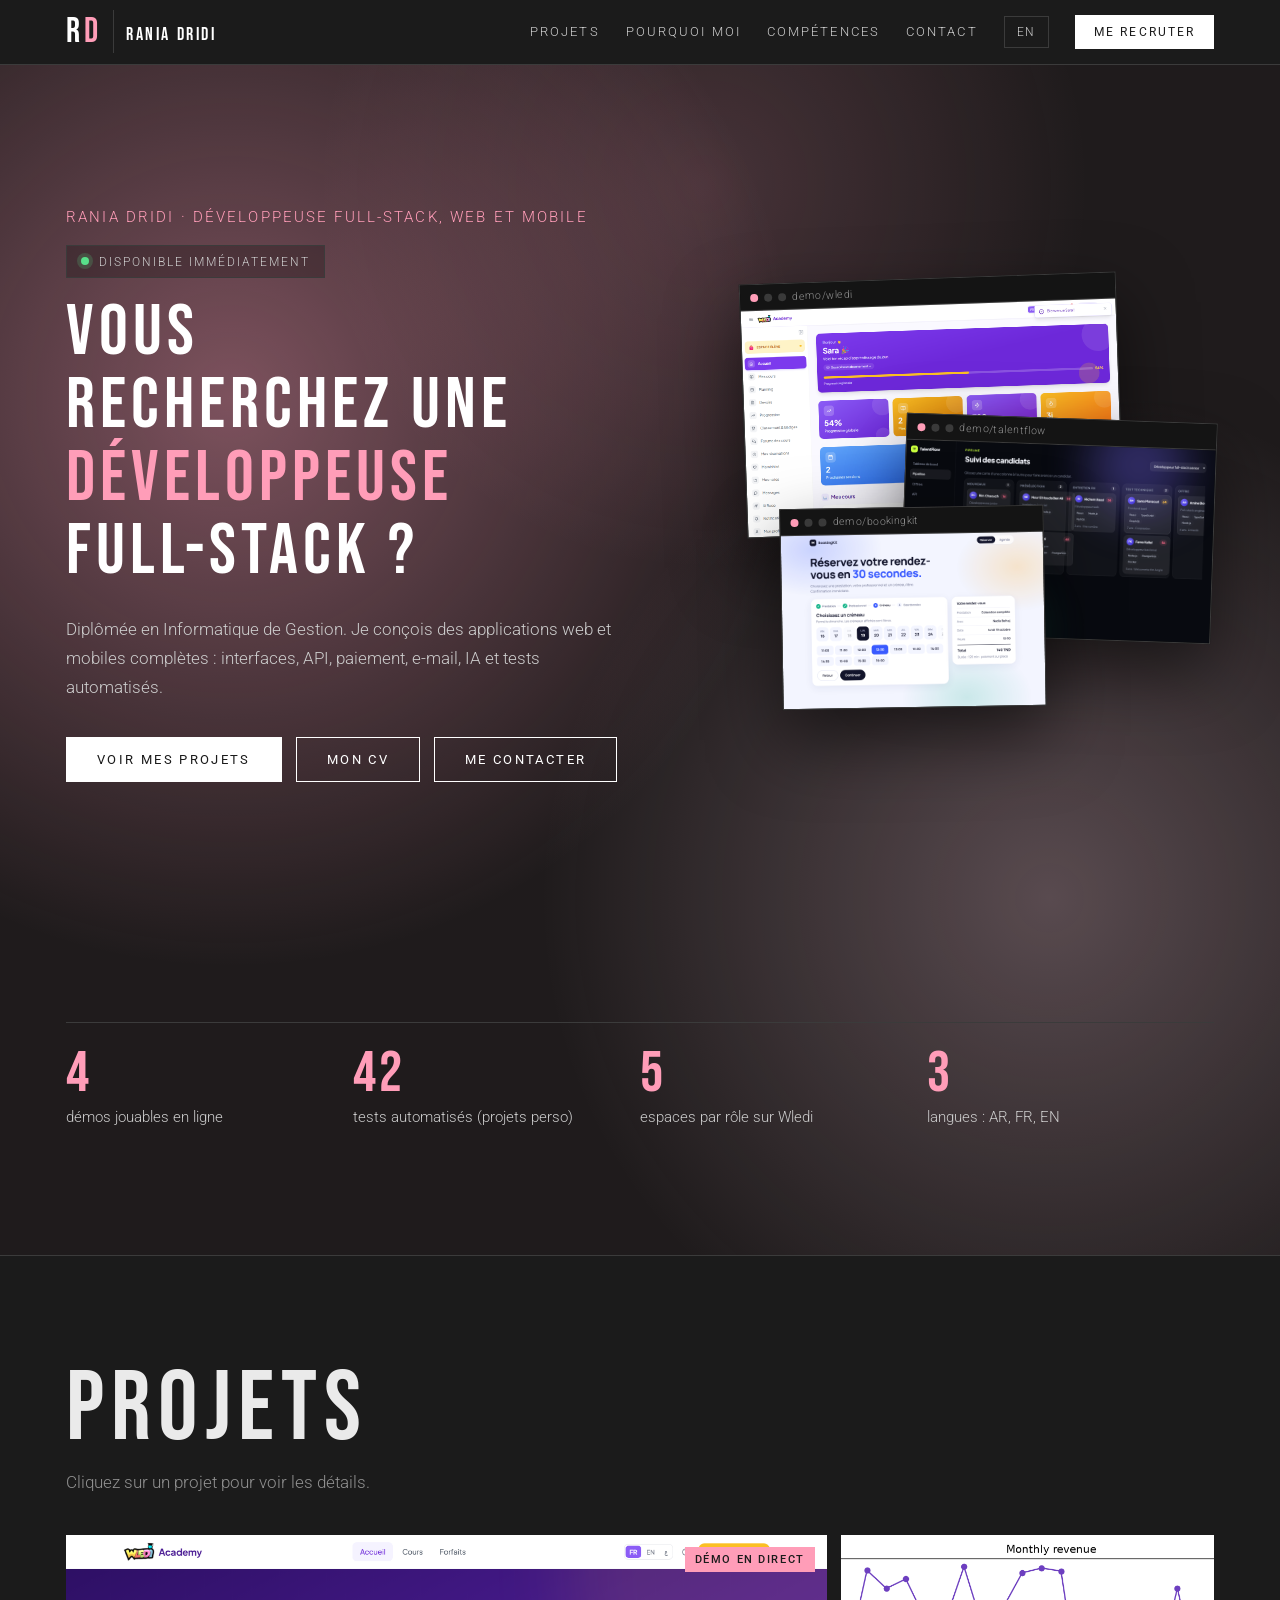
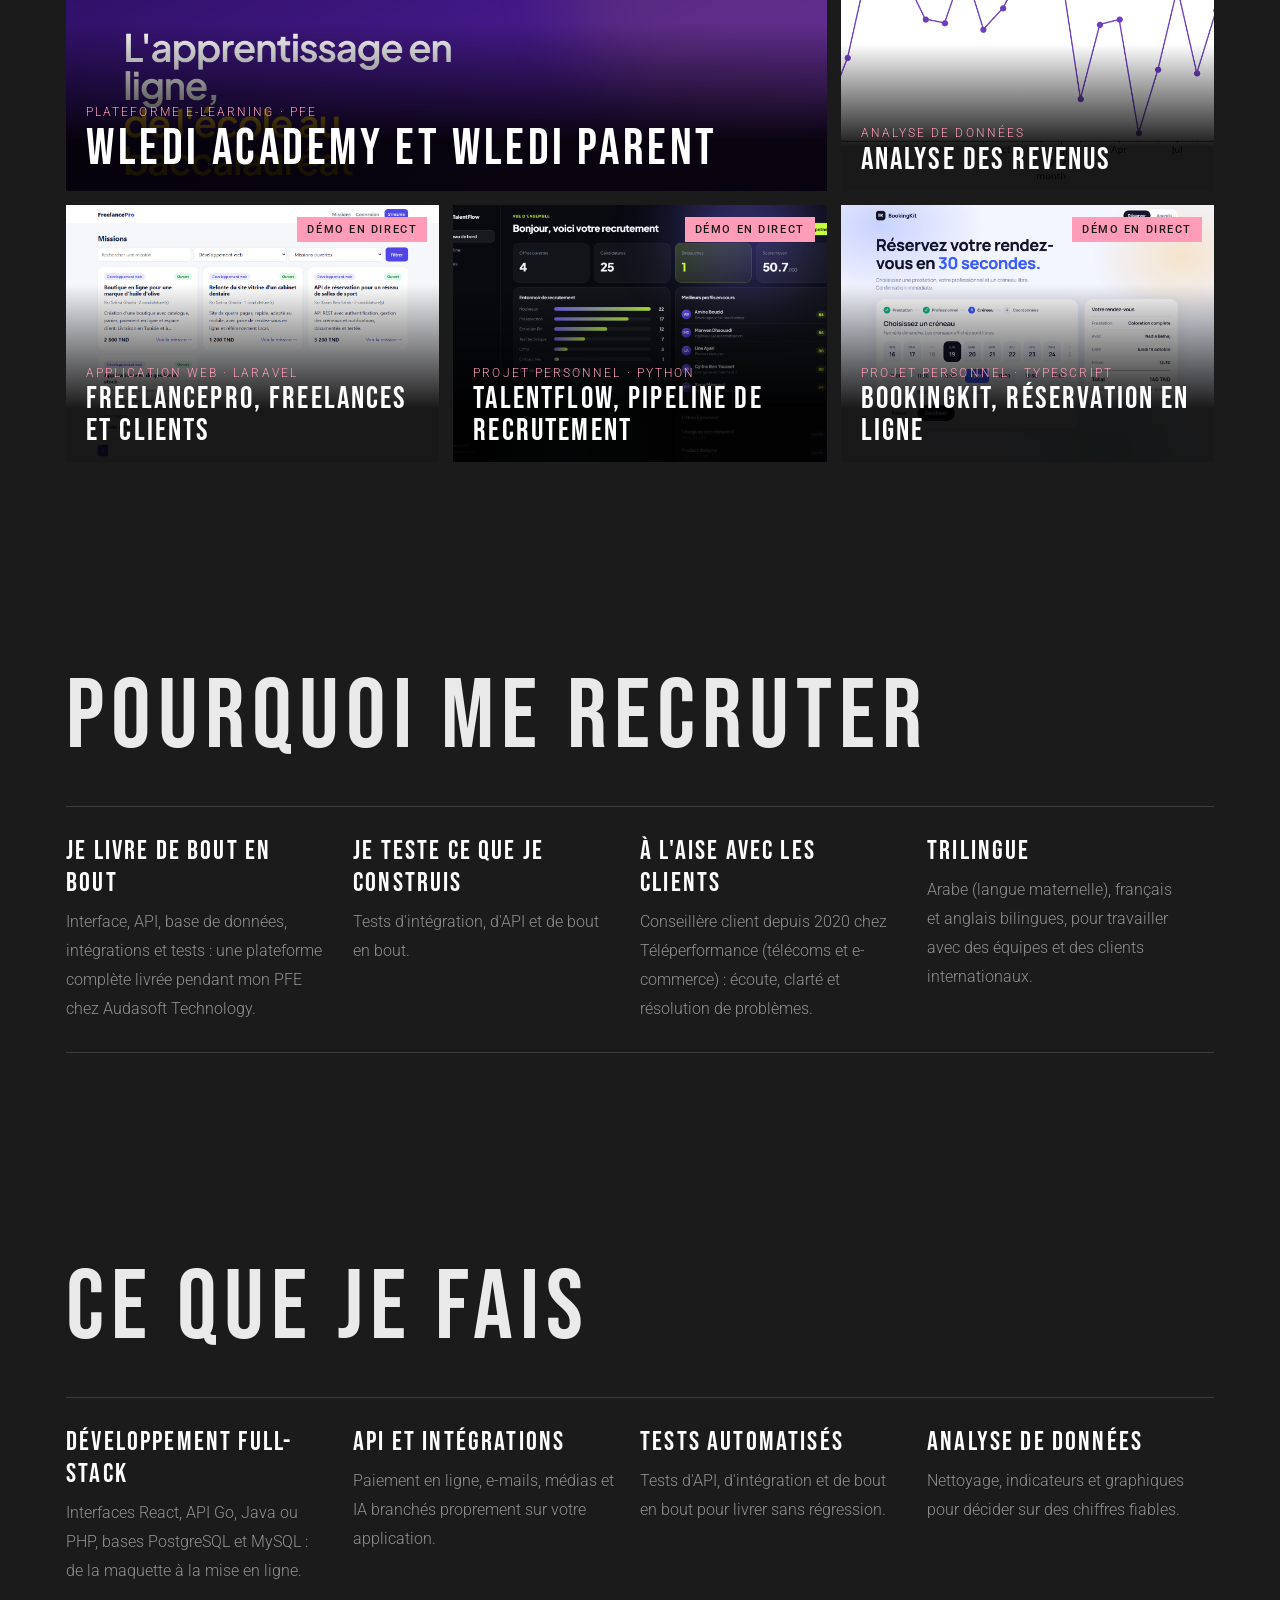
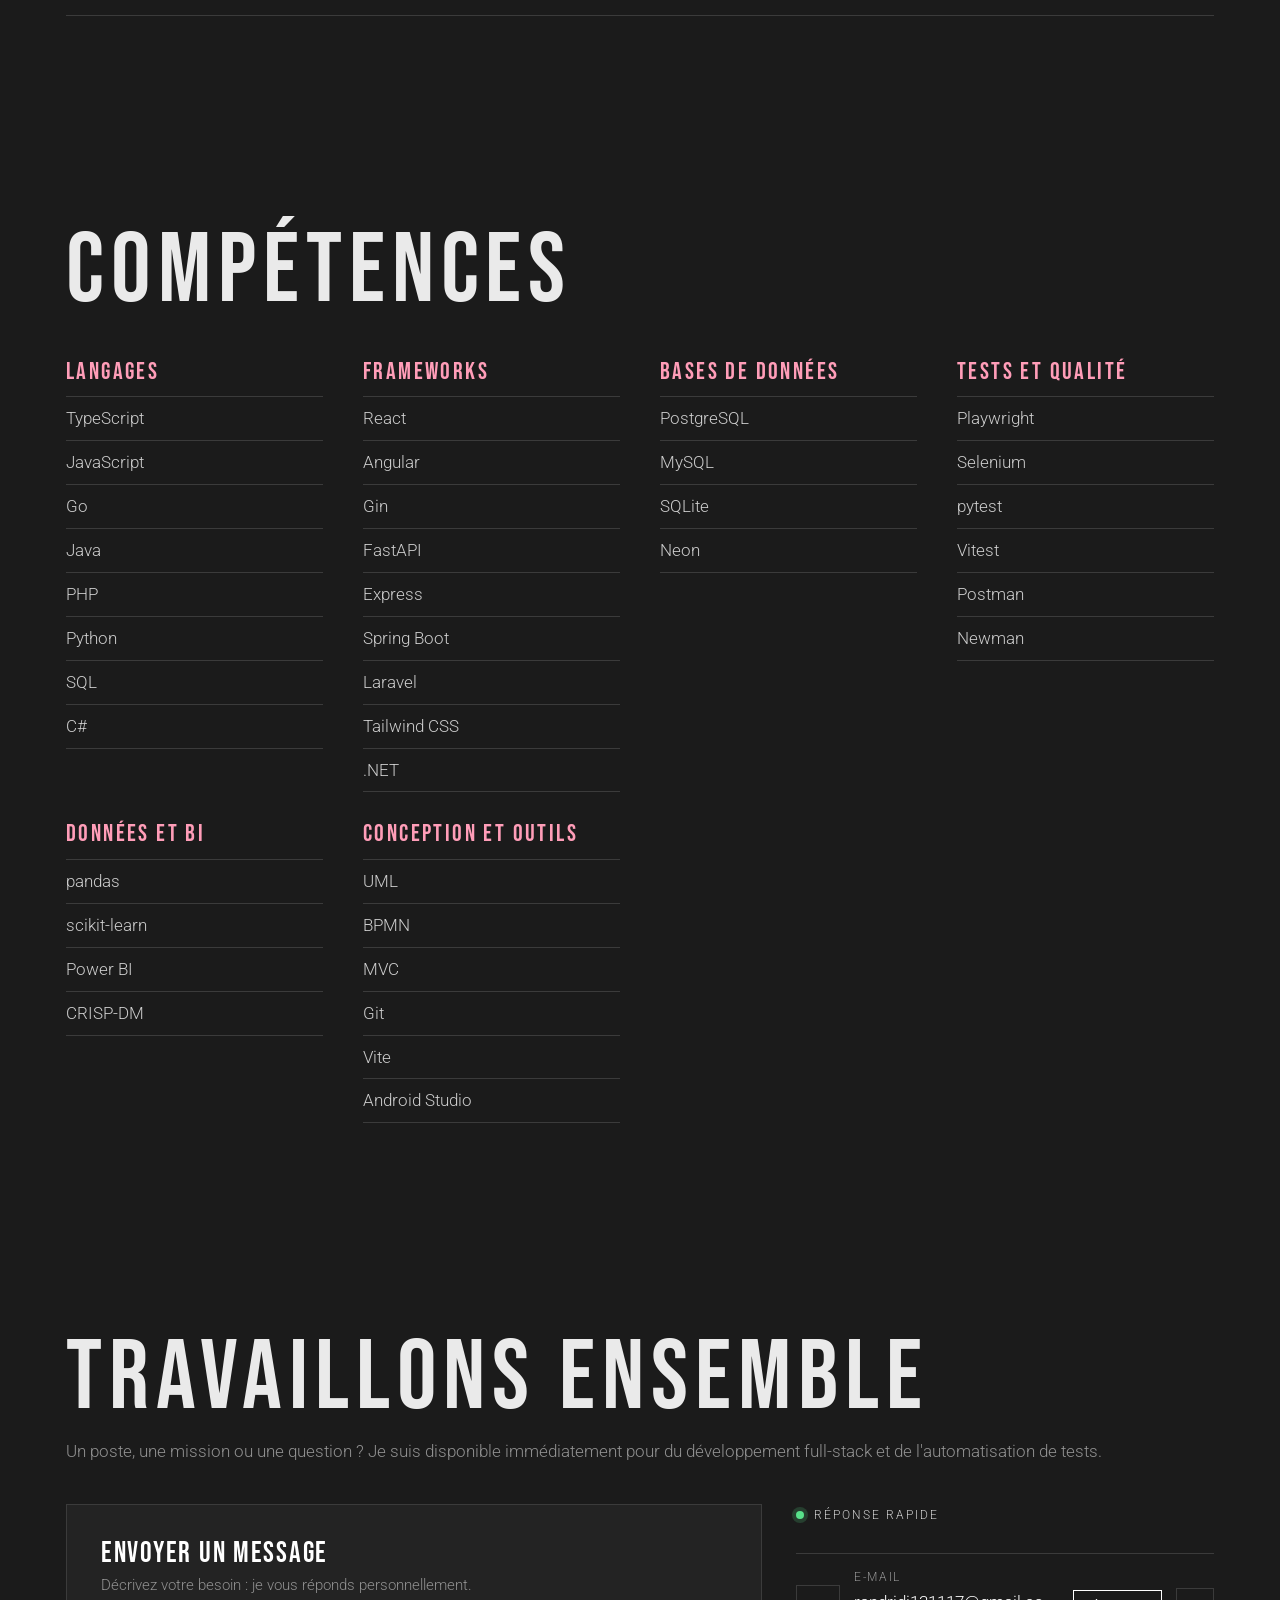
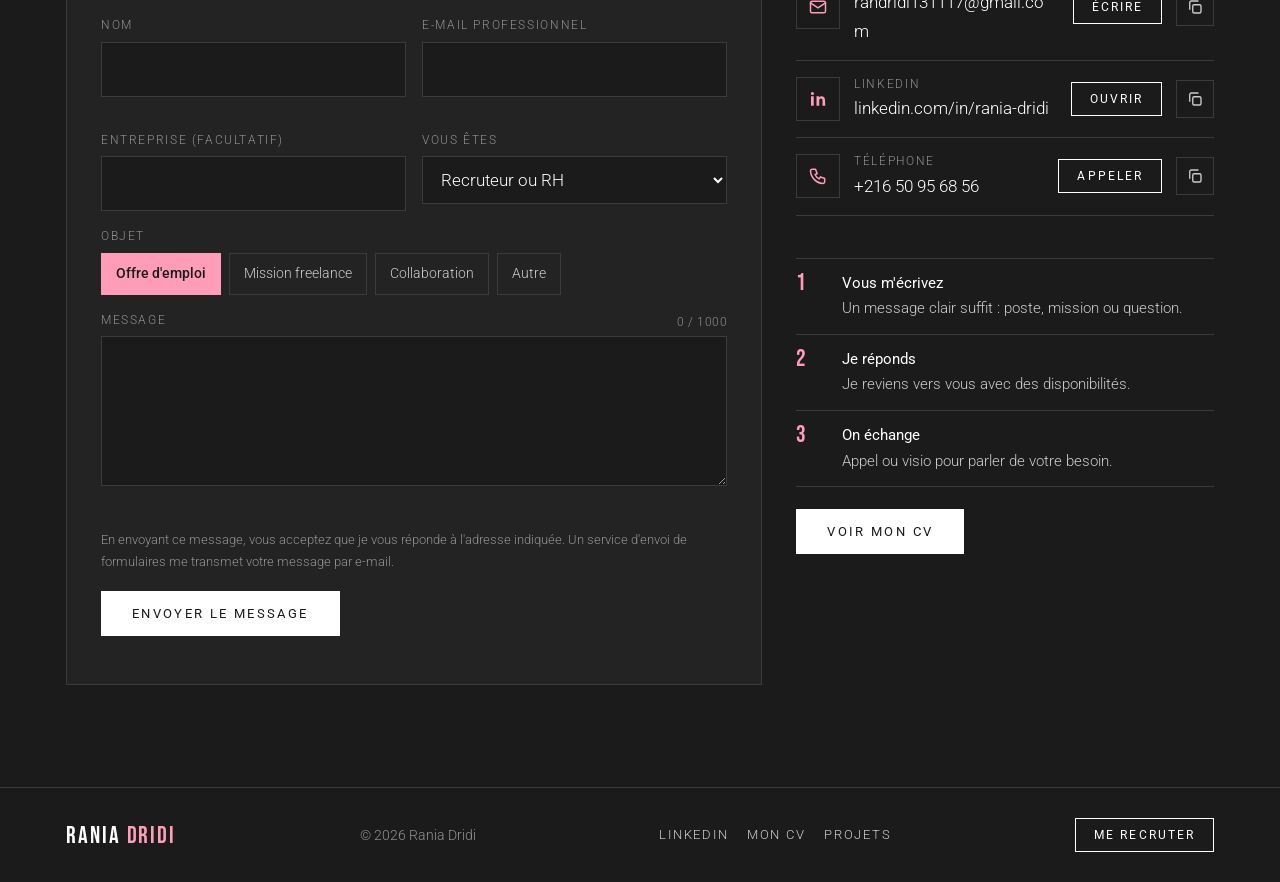
<file: index.html>
<!doctype html>
<html lang="fr">
<head>
<meta charset="utf-8">
<meta name="viewport" content="width=device-width, initial-scale=1">
<meta name="description" content="Rania Dridi, développeuse full-stack (React, Go, Python, TypeScript, Laravel) et tests automatisés. Quatre démos en direct. Disponible immédiatement.">
<meta name="theme-color" content="#1b1b1b">
<link rel="canonical" href="https://rania-dridi.github.io/">
<link rel="icon" href="data:image/svg+xml,%3Csvg xmlns='http://www.w3.org/2000/svg' viewBox='0 0 64 64'%3E%3Crect width='64' height='64' fill='%231b1b1b'/%3E%3Ctext x='32' y='44' font-family='Impact,Arial Narrow,sans-serif' font-size='34' text-anchor='middle' fill='%23ff9db8'%3ERD%3C/text%3E%3C/svg%3E">
<meta property="og:title" content="Rania Dridi — Développeuse full-stack">
<meta property="og:description" content="Démos en direct : Wledi Academy, FreelancePro, TalentFlow et BookingKit. Disponible immédiatement.">
<meta property="og:type" content="website">
<meta property="og:url" content="https://rania-dridi.github.io/">
<meta property="og:image" content="https://rania-dridi.github.io/assets/og.png">
<meta name="twitter:card" content="summary_large_image">
<script type="application/ld+json">{"@context": "https://schema.org", "@type": "Person", "name": "Rania Dridi", "jobTitle": "Développeuse full-stack", "url": "https://rania-dridi.github.io/", "email": "mailto:randridi131117@gmail.com", "sameAs": ["https://www.linkedin.com/in/rania-dridi-a5a733397/", "https://github.com/Rania-Dridi"], "knowsAbout": ["React", "TypeScript", "Go", "Python", "Laravel", "PostgreSQL", "Test automation"]}</script>
<title>Rania Dridi — Développeuse full-stack</title>
<link rel="preconnect" href="https://fonts.googleapis.com">
<link rel="preconnect" href="https://fonts.gstatic.com" crossorigin>
<link href="https://fonts.googleapis.com/css2?family=Bebas+Neue&family=Roboto:wght@300;400;500&display=swap" rel="stylesheet">
<style>
/* Concept : agence éditoriale monochrome. Charbon et blanc, Bebas Neue géant, tuiles carrées, un seul accent rose */
:root{
  color-scheme:dark;
  --bg:#1b1b1b; --bg-2:#232323; --line:#3b3b3b; --text:#ffffff; --soft:#cccccc; --muted:#909090; --accent:#ff9db8;
}
*{box-sizing:border-box}
html{scroll-behavior:smooth}
body{margin:0;background:var(--bg);color:var(--text);font:300 17px/1.7 Roboto,system-ui,-apple-system,"Segoe UI",sans-serif}
h1,h2,h3{font-family:"Bebas Neue",Impact,"Arial Narrow",sans-serif;font-weight:400;text-transform:uppercase;letter-spacing:.06em;line-height:1.02;margin:0}
a{color:var(--accent)}
.wrap{max-width:1180px;margin:0 auto;padding-left:max(16px,env(safe-area-inset-left,0px));padding-right:max(16px,env(safe-area-inset-right,0px))}
a,button,.tile,.tile *{transition:background-color .15s,border-color .15s,color .15s,opacity .15s,transform .15s}

header.top{position:sticky;top:env(safe-area-inset-top,0px);z-index:30;background:var(--bg);border-bottom:1px solid var(--line)}
header.top .wrap{display:flex;align-items:center;justify-content:space-between;height:64px;gap:12px}
.logo{font:400 1.9rem "Bebas Neue",sans-serif;letter-spacing:.08em;color:var(--text);text-decoration:none}
.logo b{color:var(--accent);font-weight:400}
.logo .rd{font:400 2.2rem/1 "Bebas Neue",sans-serif;letter-spacing:.1em;margin-right:12px;padding-right:12px;border-right:1px solid var(--line)}
.logo .nm{font-size:1.15rem;letter-spacing:.14em;vertical-align:.12em}
@media (max-width:430px){.logo .nm{display:none}.logo .rd{border:0;margin:0;padding:0}}
nav{display:flex;align-items:center;gap:26px}
nav a{color:var(--soft);text-decoration:none;font-size:.82rem;text-transform:uppercase;letter-spacing:.16em}
nav a:hover{color:var(--accent)}
.chip{border:1px solid var(--line);background:transparent;color:var(--soft);padding:4px 12px;cursor:pointer;font:inherit;font-size:.78rem;letter-spacing:.14em;text-transform:uppercase}
.chip:hover{border-color:var(--accent);color:var(--accent)}

.btn{display:inline-block;padding:14px 30px;border:1px solid #fff;color:#fff;background:transparent;text-decoration:none;text-transform:uppercase;letter-spacing:.18em;font:400 .82rem Roboto,sans-serif;cursor:pointer}
.btn:hover{background:#fff;color:var(--bg)}
.btn.fill{background:#fff;color:var(--bg)}
.btn.fill:hover{background:var(--accent);border-color:var(--accent)}
.btns{display:flex;flex-wrap:wrap;gap:14px}

/* Hero plein cadre */
.hero{background:
  radial-gradient(circle at 18% 28%,rgba(255,157,184,.42),transparent 42%),
  radial-gradient(circle at 82% 70%,rgba(255,210,225,.26),transparent 38%),
  radial-gradient(circle at 55% 10%,rgba(255,157,184,.18),transparent 30%),
  #1f1b1c;
  border-bottom:1px solid var(--line)}
.hero .wrap{padding-block:clamp(64px,11vw,140px) clamp(56px,8vw,100px)}
.eyebrow{display:block;font-size:.82rem;letter-spacing:.2em;text-transform:uppercase;color:var(--soft);margin-bottom:18px}
.hero h1{font-size:clamp(3.4rem,11vw,9rem);letter-spacing:.07em;max-width:15ch;margin-bottom:26px}
.hero h1 em{font-style:normal;color:var(--accent)}
.hero p{max-width:560px;color:var(--soft);margin:0 0 34px;font-size:1.08rem}

section{padding-block:clamp(56px,8vw,104px)}
.head{margin-bottom:38px}
.head h2{font-size:clamp(2.8rem,8vw,6.2rem);letter-spacing:.07em;color:#eaeaea}
.head p{color:var(--muted);margin:8px 0 0}

/* À votre service */
.svc{display:grid;grid-template-columns:repeat(auto-fit,minmax(240px,1fr));gap:0;border-top:1px solid var(--line)}
.svc div{padding:28px 26px 30px 0;border-bottom:1px solid var(--line)}
.svc b{display:block;font:400 1.7rem "Bebas Neue",sans-serif;letter-spacing:.08em;margin-bottom:8px;text-transform:uppercase}
.svc span{color:var(--muted);font-size:.98rem}

/* Tuiles carrées */
.grid{display:grid;grid-template-columns:repeat(3,1fr);gap:14px}
.tile{position:relative;aspect-ratio:16/11;border:0;padding:0;margin:0;background:var(--bg-2);overflow:hidden;cursor:pointer;color:inherit;font:inherit;text-align:left;display:block}
.tile.big{grid-column:span 2;aspect-ratio:auto}
.tile .art{position:absolute;inset:0;display:grid;place-items:center;overflow:hidden}
.tile .art img{width:100%;height:100%;object-fit:cover;object-position:top;display:block}
.tile:hover .art{transform:scale(1.04)}
.tile .cap{position:absolute;left:0;right:0;bottom:0;padding:80px 20px 16px;background:linear-gradient(transparent,rgba(0,0,0,.9) 70%)}
.tile .cap small{display:block;color:var(--accent);font-size:.72rem;letter-spacing:.18em;text-transform:uppercase}
.tile .cap h3{font-size:clamp(1.5rem,2.4vw,2rem);letter-spacing:.07em}
.tile.big .cap h3{font-size:clamp(2rem,4vw,3.2rem)}
.tile:hover .cap h3{color:var(--accent)}
.term{width:100%;height:100%;background:#101010;font:400 .74rem/1.6 ui-monospace,SFMono-Regular,Consolas,monospace;color:#c9c9c9;padding:22px 20px 90px;overflow:hidden;white-space:pre;display:block;text-align:left}
.term .k{color:var(--accent)}.term .g{color:#8fd9a8}.term .m{color:#7d7d7d}
.roles{display:flex;gap:8px;flex-wrap:wrap;justify-content:center;padding:20px 20px 80px}
.roles span{border:1px solid rgba(255,255,255,.45);padding:6px 16px;font:400 1.2rem "Bebas Neue",sans-serif;letter-spacing:.1em;color:#fff;text-transform:uppercase}

/* Détail */
dialog{border:1px solid var(--line);background:var(--bg-2);color:var(--text);padding:0;width:min(900px,calc(100% - 24px));max-height:92vh;overflow:auto}
dialog::backdrop{background:rgba(0,0,0,.8)}
.dhead{display:flex;justify-content:space-between;align-items:flex-start;gap:12px;padding:26px 30px 0}
.dhead h3{font-size:clamp(2rem,5vw,3rem)}
.x{border:1px solid var(--line);background:transparent;color:#fff;width:40px;height:40px;cursor:pointer;font-size:1.1rem;flex:none}
.x:hover{border-color:var(--accent);color:var(--accent)}
.dbody{padding:16px 30px 34px;display:grid;gap:18px}
.dbody p{margin:0;color:var(--soft)}
.dbody ul{margin:0;padding-left:20px}
.dbody li{margin-bottom:6px;color:var(--soft)}
.shots{display:grid;grid-template-columns:repeat(auto-fit,minmax(190px,1fr));gap:10px}
.shots img,.dbody .one{width:100%;display:block;border:1px solid var(--line)}
.shots img{aspect-ratio:16/10;object-fit:cover;object-position:top}
.dbody .one{max-width:640px}
.pills{display:flex;flex-wrap:wrap;gap:8px}
.pill{border:1px solid var(--line);padding:3px 14px;font-size:.82rem;letter-spacing:.08em;text-transform:uppercase;color:var(--soft)}
.meta{display:grid;grid-template-columns:repeat(auto-fit,minmax(150px,1fr));gap:12px;border-top:1px solid var(--line);padding-top:16px}
.meta small{display:block;color:var(--muted);font-size:.72rem;letter-spacing:.14em;text-transform:uppercase}
.meta span{font-weight:400}

.tile .live{position:absolute;top:12px;right:12px;background:var(--accent);color:#1b1b1b;font-size:.7rem;letter-spacing:.14em;text-transform:uppercase;padding:3px 10px;font-weight:500;z-index:1}
.demo{display:flex;align-items:center;gap:16px;flex-wrap:wrap;border:1px solid var(--line);padding:14px 16px;background:var(--bg)}
.demo p{margin:0;font-size:.9rem;color:var(--muted);flex:1;min-width:200px}
.shot{border:0;padding:0;background:none;cursor:zoom-in;display:block}
.shot img{transition:border-color .15s,transform .15s}
.shot:hover img{border-color:var(--accent);transform:translateY(-2px)}
dialog.lightbox{width:min(1200px,calc(100% - 16px));max-height:96vh;padding:12px;display:none;background:#0f0f0f;border:1px solid var(--line);overflow:auto}
dialog.lightbox[open]{display:block}
.lightbox img{display:block;max-width:100%;max-height:82vh;margin:0 auto}
.lightbox .x{position:absolute;top:10px;right:10px;background:rgba(0,0,0,.6)}
.lbbar{display:flex;align-items:center;justify-content:center;gap:16px;margin-top:10px;color:var(--soft)}
.lbbar .x{position:static}
/* Hero v3: maquettes, preuves, pourquoi moi */
.herogrid{display:grid;grid-template-columns:1.15fr .85fr;gap:40px;align-items:center}
.hero h1{font-size:clamp(2.8rem,5.6vw,5.4rem);max-width:16ch}
.avail{display:inline-flex;align-items:center;gap:10px;border:1px solid var(--line);padding:5px 14px;font-size:.78rem;letter-spacing:.16em;text-transform:uppercase;color:var(--soft);margin-bottom:18px;background:rgba(0,0,0,.25)}
.avail i{width:8px;height:8px;border-radius:50%;background:#58e08a;box-shadow:0 0 0 4px rgba(88,224,138,.18)}
.mock{position:relative;min-height:430px}
.frame{position:absolute;border:1px solid var(--line);background:#0b0b0b;box-shadow:0 30px 70px rgba(0,0,0,.55);overflow:hidden}
.frame .bar{height:26px;background:#141414;border-bottom:1px solid var(--line);display:flex;align-items:center;gap:6px;padding:0 10px;font-size:.66rem;color:var(--muted);letter-spacing:.04em}
.frame .bar i{width:8px;height:8px;border-radius:50%;background:#3a3a3a}
.frame .bar i:first-child{background:var(--accent)}
.frame img{display:block;width:100%}
.f1{width:80%;top:0;left:0;transform:rotate(-2deg)}
.f2{width:66%;top:140px;right:0;transform:rotate(2deg)}
.f3{width:56%;bottom:0;left:8%;transform:rotate(-1deg)}
.proof{display:grid;grid-template-columns:repeat(4,1fr);border-top:1px solid var(--line)}
.proof div{padding:22px 20px 24px 0}
.proof b{display:block;font:400 clamp(2.4rem,5vw,3.6rem)/1 "Bebas Neue",sans-serif;letter-spacing:.05em;color:var(--accent)}
.proof span{color:var(--soft);font-size:.92rem}
.btn.sm{padding:9px 18px;font-size:.72rem}
.mailrow{display:flex;align-items:center;gap:12px;flex-wrap:wrap;margin-top:26px;font-size:1.05rem}
.mailrow #mailText{user-select:all;font-weight:400;color:#fff}
.iconbtn{display:inline-grid;place-items:center;width:38px;height:38px;border:1px solid var(--line);background:transparent;color:var(--soft);cursor:pointer;padding:0}
.iconbtn:hover{border-color:var(--accent);color:var(--accent)}
.iconbtn.ok{border-color:#58e08a;color:#58e08a}
.iconbtn svg{display:block}
#why .svc b{color:#fff}
/* v4: panneau de contact, icones de copie, finitions */
html{scroll-padding-top:76px}
:focus-visible{outline:2px solid var(--accent);outline-offset:3px}
.who{display:block;font-size:.95rem;letter-spacing:.14em;text-transform:uppercase;color:var(--accent);margin-bottom:14px}
.crow{display:grid;grid-template-columns:44px 1fr auto 38px;gap:14px;align-items:center;padding:14px 0;border-bottom:1px solid var(--line)}
.crow:first-child{border-top:1px solid var(--line)}
.cic{display:grid;place-items:center;width:44px;height:44px;border:1px solid var(--line);color:var(--accent)}
.ctxt{min-width:0}
.ctxt small{display:block;color:var(--muted);font-size:.72rem;letter-spacing:.14em;text-transform:uppercase}
.ctxt span{display:block;color:#fff;overflow-wrap:anywhere}
.clist{margin:6px 0 20px}
.iconbtn{position:relative}
.iconbtn.ok::after{content:attr(data-tip);position:absolute;bottom:calc(100% + 8px);right:0;background:#58e08a;color:#10130a;font-size:.72rem;font-weight:500;letter-spacing:.06em;padding:3px 9px;white-space:nowrap}
dialog.cdlg{width:min(620px,calc(100% - 24px))}
.contactwrap{max-width:720px}
.flinks{display:flex;gap:18px;flex-wrap:wrap}
.flinks a{color:var(--soft);text-decoration:none;font-size:.82rem;letter-spacing:.14em;text-transform:uppercase}
.flinks a:hover{color:var(--accent)}
@media (max-width:560px){
  .crow{grid-template-columns:44px 1fr 38px}
  .crow .btn{grid-column:1 / -1;text-align:center}
}
/* v5: ecran d'intro RD et formulaire de contact */
#splash{position:fixed;inset:0;z-index:300;pointer-events:all;animation:splashfail 0s 4.5s forwards}
#splash .pane{position:absolute;top:0;bottom:0;width:50%;background:#1b1b1b;display:flex;align-items:center;overflow:hidden;transition:transform .85s cubic-bezier(.77,0,.18,1),opacity .5s}
#splash .pane.l{left:0;justify-content:flex-end}
#splash .pane.r{right:0;justify-content:flex-start}
#splash .pane span{display:block;font:400 clamp(9rem,36vw,20rem)/.86 "Bebas Neue",sans-serif;letter-spacing:.02em;transform:translateY(115%);animation:rise .75s cubic-bezier(.22,1,.36,1) forwards;padding:0 .02em}
#splash .pane.l span{color:#fff}
#splash .pane.r span{color:var(--accent);animation-delay:.14s}
#splash .bar{position:absolute;left:50%;bottom:22%;height:2px;width:0;background:var(--accent);transform:translateX(-50%);animation:grow .9s .55s cubic-bezier(.22,1,.36,1) forwards;transition:opacity .3s}
#splash .tag{position:absolute;bottom:15%;left:0;right:0;text-align:center;font-size:.78rem;letter-spacing:.34em;text-transform:uppercase;color:var(--soft);opacity:0;animation:fadein .5s .85s forwards;transition:opacity .3s}
#splash.out .pane.l{transform:translateX(-101%)}
#splash.out .pane.r{transform:translateX(101%)}
#splash.out .bar,#splash.out .tag{opacity:0;animation:none}
#splash.fade .pane{transition:opacity .5s}
#splash.fade.out .pane{transform:none;opacity:0}
#splash.fade .pane span{animation:fadein .4s forwards;transform:none;opacity:0}
@keyframes rise{to{transform:none}}
@keyframes grow{to{width:min(260px,56vw)}}
@keyframes fadein{to{opacity:1}}
@keyframes splashfail{to{visibility:hidden;pointer-events:none}}
body.splashing{overflow:hidden}
.cgrid{display:grid;grid-template-columns:1.25fr .75fr;gap:34px;align-items:start}
.cform{border:1px solid var(--line);background:var(--bg-2);padding:clamp(20px,3vw,34px);position:relative}
.cform h3{font-size:1.8rem;margin-bottom:4px}
.cform .sub{color:var(--muted);margin:0 0 18px;font-size:.95rem}
.fld{margin-bottom:16px;min-width:0}
.fld label,.fld .lab{display:block;font-size:.72rem;letter-spacing:.14em;text-transform:uppercase;color:var(--muted);margin-bottom:6px}
.fld input,.fld select,.fld textarea{width:100%;background:#1b1b1b;color:#fff;border:1px solid var(--line);padding:12px 14px;font:inherit;border-radius:0}
.fld textarea{min-height:150px;resize:vertical}
.fld input:focus,.fld select:focus,.fld textarea:focus{outline:none;border-color:var(--accent);box-shadow:0 0 0 3px rgba(255,157,184,.15)}
.fld.bad input,.fld.bad textarea{border-color:#ff6b6b}
.ferr{display:block;min-height:1.1em;color:#ff8f8f;font-size:.8rem;margin-top:4px}
.two{display:grid;grid-template-columns:1fr 1fr;gap:16px}
.reasons{display:flex;flex-wrap:wrap;gap:8px}
.reasons label{position:relative;margin:0;cursor:pointer}
.reasons input{position:absolute;opacity:0;pointer-events:none}
.reasons span{display:inline-block;border:1px solid var(--line);padding:8px 14px;font-size:.88rem;color:var(--soft);transition:all .15s;letter-spacing:0;text-transform:none}
.reasons input:checked+span{background:var(--accent);border-color:var(--accent);color:#1b1b1b;font-weight:500}
.reasons input:focus-visible+span{outline:2px solid var(--accent);outline-offset:2px}
.reasons label:hover span{border-color:var(--accent)}
.cnt{float:right;color:var(--muted);font-size:.78rem;letter-spacing:.04em;text-transform:none}
.hp{position:absolute;left:-9999px;opacity:0;height:0;width:0}
.fnote{color:var(--muted);font-size:.8rem;margin:2px 0 18px}
.fstat{margin-top:14px;font-size:.92rem}
.fstat.err{color:#ff8f8f;border:1px solid #5a2a2a;background:rgba(255,107,107,.07);padding:12px 14px}
.fstat.err .btn{margin-top:10px}
.cform button[type=submit]{min-width:220px}
.cform button[disabled]{opacity:.6;cursor:progress}
.spin{display:inline-block;width:14px;height:14px;border:2px solid #1b1b1b;border-top-color:transparent;border-radius:50%;margin-right:10px;vertical-align:-2px;animation:rot .7s linear infinite}
@keyframes rot{to{transform:rotate(360deg)}}
.sent{text-align:center;padding:30px 10px}
.sent .tick{width:84px;height:84px;margin:0 auto 18px;border:2px solid #58e08a;border-radius:50%;display:grid;place-items:center;color:#58e08a;animation:pop .5s cubic-bezier(.22,1,.36,1)}
.sent .tick svg{stroke-dasharray:30;stroke-dashoffset:30;animation:draw .5s .25s forwards}
.sent h3{font-size:2.2rem;margin-bottom:8px}
.sent p{color:var(--soft);max-width:420px;margin:0 auto 20px}
@keyframes pop{from{transform:scale(.6);opacity:0}to{transform:none;opacity:1}}
@keyframes draw{to{stroke-dashoffset:0}}
.cside{display:grid;gap:22px;align-content:start}
.live{display:inline-flex;align-items:center;gap:10px;font-size:.78rem;letter-spacing:.16em;text-transform:uppercase;color:var(--soft)}
.live i{width:8px;height:8px;border-radius:50%;background:#58e08a;box-shadow:0 0 0 4px rgba(88,224,138,.18)}
.steps{list-style:none;margin:0;padding:0;counter-reset:st;border-top:1px solid var(--line)}
.steps li{counter-increment:st;display:grid;grid-template-columns:34px 1fr;gap:12px;padding:12px 0;border-bottom:1px solid var(--line);color:var(--soft);font-size:.94rem}
.steps li::before{content:counter(st);font:400 1.5rem/1 "Bebas Neue",sans-serif;color:var(--accent)}
.steps b{display:block;color:#fff;font-weight:400}
@media (max-width:900px){.cgrid{grid-template-columns:1fr}}
@media (max-width:560px){.two{grid-template-columns:1fr}}
/* Compétences */
.skills{display:grid;grid-template-columns:repeat(auto-fit,minmax(250px,1fr));gap:30px 40px}
.skills h3{font-size:1.5rem;color:var(--accent);margin-bottom:12px;letter-spacing:.1em}
.skills ul{list-style:none;margin:0;padding:0;border-top:1px solid var(--line)}
.skills li{padding:7px 0;border-bottom:1px solid var(--line);color:var(--soft)}

/* Contact */
.contact h2{font-size:clamp(2.6rem,7vw,6rem);letter-spacing:.07em;margin-bottom:16px}
.contact p{color:var(--soft);max-width:520px;margin:0 0 30px}
.mailline{margin-top:26px!important;color:#fff!important;font-size:1.05rem}
.mailline #mailText{user-select:all}
footer{border-top:1px solid var(--line);padding-block:30px}
footer .wrap{display:flex;flex-wrap:wrap;gap:18px 30px;align-items:center;justify-content:space-between;color:var(--muted);font-size:.85rem}
footer .logo{font-size:1.5rem}

@media (max-width:860px){
  .herogrid{grid-template-columns:1fr}
  .mock{min-height:0}
  .frame.f2,.frame.f3{display:none}
  .frame.f1{position:relative;width:100%;transform:none}
  .proof{grid-template-columns:1fr 1fr}
  .grid{grid-template-columns:1fr}
  .tile{aspect-ratio:16/10}
  .tile.big{grid-column:auto;aspect-ratio:16/10}
  nav a.hide-sm{display:none}
}
@media (max-width:560px){
  .grid{grid-template-columns:1fr}
  .tile.big{grid-column:auto;aspect-ratio:1}
  .dhead,.dbody{padding-left:18px;padding-right:18px}
  .svc div{padding-right:0}
}
@media (prefers-reduced-motion:reduce){*{transition:none!important;scroll-behavior:auto!important}}
</style>

<div id="splash" aria-hidden="true"><div class="pane l"><span>R</span></div><div class="pane r"><span>D</span></div><i class="bar"></i><div class="tag">Rania Dridi</div></div>
<noscript><style>#splash{display:none}body.splashing{overflow:auto}</style></noscript>
</head>
<body>
<header class="top"><div class="wrap">
  <a class="logo" href="#top" aria-label="Rania Dridi"><span class="rd">R<b>D</b></span><span class="nm">Rania Dridi</span></a>
  <nav>
    <a class="hide-sm" href="#portfolio" data-i="n_portfolio"></a>
    <a class="hide-sm" href="#why" data-i="n_why"></a>
    <a class="hide-sm" href="#skills" data-i="n_skills"></a>
    <a class="hide-sm" href="#contact" data-i="n_contact"></a>
    <button class="chip" id="lang" type="button" aria-label="Language">EN</button>
    <button class="btn fill sm" id="hireTop" type="button" data-i="hire"></button>
  </nav>
</div></header>

<main id="top">
  <div class="hero"><div class="wrap herogrid">
    <div>
      <span class="who" data-i="who"></span>
      <span class="avail"><i></i><span data-i="avail"></span></span>
      <h1 id="h1"></h1>
      <p data-i="intro"></p>
      <div class="btns" id="heroBtns"></div>
    </div>
    <div class="mock" aria-hidden="true">
      <div class="frame f1"><div class="bar"><i></i><i></i><i></i>demo/wledi</div><img src="assets/wledi-student.png" alt=""></div>
      <div class="frame f2"><div class="bar"><i></i><i></i><i></i>demo/talentflow</div><img src="assets/tf-pipeline.png" alt=""></div>
      <div class="frame f3"><div class="bar"><i></i><i></i><i></i>demo/bookingkit</div><img src="assets/bk-slots.png" alt=""></div>
    </div>
  </div>
  <div class="wrap"><div class="proof" id="proof"></div></div></div>

  <section id="portfolio"><div class="wrap">
    <div class="head"><h2 data-i="port_t"></h2><p data-i="port_p"></p></div>
    <div class="grid" id="grid"></div>
  </div></section>

  <section id="why"><div class="wrap">
    <div class="head"><h2 data-i="why_t"></h2></div>
    <div class="svc" id="whyList"></div>
  </div></section>

  <section id="services"><div class="wrap">
    <div class="head"><h2 data-i="svc_t"></h2></div>
    <div class="svc" id="svc"></div>
  </div></section>

  <section id="skills"><div class="wrap">
    <div class="head"><h2 data-i="skills_t"></h2></div>
    <div class="skills" id="skillGrid"></div>
  </div></section>

  <section id="contact"><div class="wrap">
    <div class="head"><h2 data-i="c_t"></h2><p data-i="c_p"></p></div>
    <div class="cgrid">
      <form id="cform" class="cform" novalidate>
        <h3 data-i="f_title"></h3><p class="sub" data-i="f_sub"></p>
        <div class="two">
          <div class="fld" data-f="name"><label for="cName" data-i="f_name"></label><input id="cName" name="name" autocomplete="name" maxlength="80"><span class="ferr"></span></div>
          <div class="fld" data-f="email"><label for="cEmail" data-i="f_email"></label><input id="cEmail" name="email" type="email" autocomplete="email" maxlength="120"><span class="ferr"></span></div>
        </div>
        <div class="two">
          <div class="fld"><label for="cCompany" data-i="f_company"></label><input id="cCompany" name="company" autocomplete="organization" maxlength="100"></div>
          <div class="fld"><label for="cRole" data-i="f_role"></label><select id="cRole" name="role"><option value="recruiter" data-i="ro_rec"></option><option value="company" data-i="ro_com"></option><option value="agency" data-i="ro_age"></option><option value="other" data-i="ro_oth"></option></select></div>
        </div>
        <div class="fld"><span class="lab" data-i="f_reason"></span>
          <div class="reasons" role="radiogroup">
            <label><input type="radio" name="reason" value="job" checked><span data-i="r_job"></span></label>
            <label><input type="radio" name="reason" value="freelance"><span data-i="r_free"></span></label>
            <label><input type="radio" name="reason" value="collab"><span data-i="r_collab"></span></label>
            <label><input type="radio" name="reason" value="other"><span data-i="r_other"></span></label>
          </div></div>
        <div class="fld" data-f="message"><label for="cMsg"><span data-i="f_msg"></span><span class="cnt" id="cnt">0 / 1000</span></label><textarea id="cMsg" name="message" maxlength="1000"></textarea><span class="ferr"></span></div>
        <input class="hp" type="text" name="_honey" tabindex="-1" autocomplete="off" aria-hidden="true">
        <p class="fnote" data-i="f_consent"></p>
        <button class="btn fill" type="submit" id="cSend" data-i="f_send"></button>
        <div class="fstat" id="cStatus" role="status" aria-live="polite"></div>
      </form>
      <aside class="cside">
        <span class="live"><i></i><span data-i="f_resp"></span></span>
        <div class="clist" id="contactRows"></div>
        <ol class="steps" id="steps"></ol>
        <div class="btns" id="contactBtns"></div>
      </aside>
    </div>
  </div></section>
</main>

<footer><div class="wrap">
  <a class="logo" href="#top">Rania <b>Dridi</b></a>
  <span>© <span id="yr"></span> Rania Dridi</span>
  <div class="flinks" id="flinks"></div>
  <button class="btn sm" id="hire" type="button" data-i="hire"></button>
</div></footer>

<dialog id="dlg" aria-labelledby="dTitle">
  <div class="dhead"><h3 id="dTitle"></h3><button class="x" id="dClose" type="button" aria-label="Fermer">✕</button></div>
  <div class="dbody" id="dBody"></div>
</dialog>

<dialog id="cdlg" class="cdlg" aria-labelledby="cTitle">
  <div class="dhead"><h3 id="cTitle"></h3><button class="x" id="cClose" type="button" aria-label="Fermer">✕</button></div>
  <div class="dbody"><p id="cIntro" style="margin:0"></p><div class="clist" id="dialogRows"></div><div class="btns" id="dialogBtns"></div></div>
</dialog>

<dialog id="lb" class="lightbox" aria-label="Capture">
  <button class="x" id="lbClose" type="button" aria-label="Fermer">✕</button>
  <img id="lbImg" alt="">
  <div class="lbbar"><button class="x" id="lbPrev" type="button" aria-label="Précédente">←</button><span id="lbCount"></span><button class="x" id="lbNext" type="button" aria-label="Suivante">→</button></div>
</dialog>

<script>
const L = {
  linkedin:"https://www.linkedin.com/in/rania-dridi-a5a733397/",
  email:"randridi131117@gmail.com",
  phone:"+21650956856", phoneLabel:"+216 50 95 68 56",
  form:"https://formsubmit.co/ajax/randridi131117@gmail.com",
  cv:"cv.html"
};

const UI = {
fr:{
  f_title:"Envoyer un message", f_sub:"Décrivez votre besoin : je vous réponds personnellement.",
  f_name:"Nom", f_email:"E-mail professionnel", f_company:"Entreprise (facultatif)", f_role:"Vous êtes",
  ro_rec:"Recruteur ou RH", ro_com:"Entreprise ou client", ro_age:"Cabinet ou agence", ro_oth:"Autre",
  f_reason:"Objet", r_job:"Offre d'emploi", r_free:"Mission freelance", r_collab:"Collaboration", r_other:"Autre",
  f_msg:"Message", f_consent:"En envoyant ce message, vous acceptez que je vous réponde à l'adresse indiquée. Un service d'envoi de formulaires me transmet votre message par e-mail.",
  f_send:"Envoyer le message", f_sending:"Envoi en cours", f_resp:"Réponse rapide",
  e_name:"Indiquez votre nom.", e_email:"Indiquez une adresse e-mail valide.", e_msg:"Votre message doit contenir au moins 20 caractères.",
  f_ok_t:"Message envoyé", f_ok_p:"Merci. Je lis votre message et je reviens vers vous très vite.", f_again:"Envoyer un autre message",
  f_err:"L'envoi automatique n'a pas abouti. Vous pouvez m'écrire directement :", f_mailfb:"Application e-mail", f_gmail:"Ouvrir Gmail", f_write:"Envoyer un message",
  steps:[["Vous m'écrivez","Un message clair suffit : poste, mission ou question."],["Je réponds","Je reviens vers vous avec des disponibilités."],["On échange","Appel ou visio pour parler de votre besoin."]],
  n_services:"Services", n_portfolio:"Projets", n_skills:"Compétences", n_contact:"Contact", n_why:"Pourquoi moi",
  avail:"Disponible immédiatement",
  mailSubject:"Opportunité professionnelle", mailBody:"Bonjour Rania,\n\nJe vous contacte au sujet d'une opportunité.\n\nCordialement,",
  why_t:"Pourquoi me recruter",
  why:[["Je livre de bout en bout","Interface, API, base de données, intégrations et tests : une plateforme complète livrée pendant mon PFE chez Audasoft Technology."],["Je teste ce que je construis","Tests d'intégration, d'API et de bout en bout."],["À l'aise avec les clients","Conseillère client depuis 2020 chez Téléperformance (télécoms et e-commerce) : écoute, clarté et résolution de problèmes."],["Trilingue","Arabe (langue maternelle), français et anglais bilingues, pour travailler avec des équipes et des clients internationaux."]],
  proof:[["4","démos jouables en ligne"],["42","tests automatisés (projets perso)"],["5","espaces par rôle sur Wledi"],["3","langues : AR, FR, EN"]],
  h1:'Vous recherchez une <em>développeuse</em> full-stack ?',
  intro:"Diplômée en Informatique de Gestion. Je conçois des applications web et mobiles complètes : interfaces, API, paiement, e-mail, IA et tests automatisés.",
  who:"Rania Dridi · Développeuse full-stack, web et mobile",
  cTitle:"Me contacter", cIntro:"Choisissez le moyen qui vous convient. Je réponds rapidement.", cEmail:"E-mail", cWrite:"Écrire", cOpen:"Ouvrir", cCall:"Appeler", cPhone:"Téléphone", cvDl:"Voir mon CV",
  see:"Voir mes projets", write:"Me contacter", linkedin:"LinkedIn", cv:"Mon CV", hire:"Me recruter", live:"Démo en direct",
  svc_t:"Ce que je fais",
  svc:[["Développement full-stack","Interfaces React, API Go, Java ou PHP, bases PostgreSQL et MySQL : de la maquette à la mise en ligne."],["API et intégrations","Paiement en ligne, e-mails, médias et IA branchés proprement sur votre application."],["Tests automatisés","Tests d'API, d'intégration et de bout en bout pour livrer sans régression."],["Analyse de données","Nettoyage, indicateurs et graphiques pour décider sur des chiffres fiables."]],
  port_t:"Projets", port_p:"Cliquez sur un projet pour voir les détails.",
  skills_t:"Compétences",
  c_t:"Travaillons ensemble", c_p:"Un poste, une mission ou une question ? Je suis disponible immédiatement pour du développement full-stack et de l'automatisation de tests.",
  copy:"Copier l'adresse e-mail", copyLink:"Copier le lien LinkedIn", copyPhone:"Copier le numéro", copied:"Copié", demo:"Ouvrir la démo en direct", tech:"Développé avec", date:"Date", cat:"Catégorie", ctx:"Contexte"
},
en:{
  f_title:"Send a message", f_sub:"Describe what you need: I reply personally.",
  f_name:"Name", f_email:"Work email", f_company:"Company (optional)", f_role:"You are",
  ro_rec:"Recruiter or HR", ro_com:"Company or client", ro_age:"Firm or agency", ro_oth:"Other",
  f_reason:"Subject", r_job:"Job offer", r_free:"Freelance mission", r_collab:"Collaboration", r_other:"Other",
  f_msg:"Message", f_consent:"By sending this message you agree that I reply to the address you provide. A form-delivery service forwards your message to me by email.",
  f_send:"Send message", f_sending:"Sending", f_resp:"Quick reply",
  e_name:"Please enter your name.", e_email:"Please enter a valid email address.", e_msg:"Your message must be at least 20 characters.",
  f_ok_t:"Message sent", f_ok_p:"Thank you. I will read your message and get back to you very soon.", f_again:"Send another message",
  f_err:"The automatic sending failed. You can write to me directly:", f_mailfb:"Email app", f_gmail:"Open Gmail", f_write:"Send a message",
  steps:[["You write to me","A clear message is enough: role, mission or question."],["I reply","I get back to you with availabilities."],["We talk","A call or video meeting about your needs."]],
  n_services:"Services", n_portfolio:"Projects", n_skills:"Skills", n_contact:"Contact", n_why:"Why me",
  avail:"Available immediately",
  mailSubject:"Job opportunity", mailBody:"Hello Rania,\n\nI'm contacting you about an opportunity.\n\nBest regards,",
  why_t:"Why hire me",
  why:[["I deliver end to end","Interface, API, database, integrations and tests: a complete platform delivered during my final-year project at Audasoft Technology."],["I test what I build","Integration, API and end-to-end tests."],["Comfortable with clients","Customer advisor since 2020 at Teleperformance (telecom and e-commerce): listening, clarity and problem solving."],["Trilingual","Arabic (native), French and English (bilingual), to work with international teams and clients."]],
  proof:[["4","live playable demos"],["42","automated tests (personal projects)"],["5","role-based spaces on Wledi"],["3","languages: AR, FR, EN"]],
  h1:'Looking for a full-stack <em>developer</em>?',
  intro:"Business Information Systems graduate. I design complete web and mobile applications: interfaces, APIs, payments, email, AI and automated tests.",
  who:"Rania Dridi · Full-stack developer, web and mobile",
  cTitle:"Contact me", cIntro:"Choose the way that suits you. I reply quickly.", cEmail:"Email", cWrite:"Write", cOpen:"Open", cCall:"Call", cPhone:"Phone", cvDl:"View my CV",
  see:"See my projects", write:"Contact me", linkedin:"LinkedIn", cv:"My CV", hire:"Hire me", live:"Live demo",
  svc_t:"What I do",
  svc:[["Full-stack development","React interfaces, Go, Java or PHP APIs, PostgreSQL and MySQL databases: from mock-up to launch."],["APIs and integrations","Online payment, email, media and AI plugged cleanly into your application."],["Test automation","API, integration and end-to-end tests to ship without regressions."],["Data analysis","Cleaning, indicators and charts to decide on reliable numbers."]],
  port_t:"Projects", port_p:"Click a project to see the details.",
  skills_t:"Skills",
  c_t:"Let's work together", c_p:"A role, a mission or a question? I am available immediately for full-stack development and test automation.",
  copy:"Copy email address", copyLink:"Copy LinkedIn link", copyPhone:"Copy phone number", copied:"Copied", demo:"Open the live demo", tech:"Built with", date:"Date", cat:"Category", ctx:"Context"
}};

const SKILLS = [
  ["Langages","Languages",["TypeScript","JavaScript","Go","Java","PHP","Python","SQL","C#"]],
  ["Frameworks","Frameworks",["React","Angular","Gin","FastAPI","Express","Spring Boot","Laravel","Tailwind CSS",".NET"]],
  ["Bases de données","Databases",["PostgreSQL","MySQL","SQLite","Neon"]],
  ["Tests et qualité","Testing & quality",["Playwright","Selenium","pytest","Vitest","Postman","Newman"]],
  ["Données et BI","Data & BI",["pandas","scikit-learn","Power BI","CRISP-DM"]],
  ["Conception et outils","Design & tools",["UML","BPMN","MVC","Git","Vite","Android Studio"]]
];

const P = [
 {id:"wledi", big:true, demo:"https://rania-dridi.github.io/demo/wledi/#/sso", demoHint:{fr:"Comptes de démonstration (mot de passe 1234) : sara@test.com (élève), admin@test.com (administrateur).",en:"Demo accounts (password 1234): sara@test.com (student), admin@test.com (administrator)."}, img:"assets/wledi-home.png", shots:["wledi-home","wledi-courses","wledi-student","wledi-admin"],
  t:{fr:"Wledi Academy et Wledi Parent",en:"Wledi Academy and Wledi Parent"},
  cat:{fr:"Plateforme e-learning · PFE",en:"E-learning platform · Final-year project"},
  d:{fr:"Digitalisation de la gestion pédagogique pour les élèves, parents, professeurs, écoles et administrateurs, réalisée pendant mon PFE chez Audasoft Technology.",en:"Digitalisation of academic management for students, parents, teachers, schools and administrators, built during my final-year project at Audasoft Technology."},
  b:{fr:["Interfaces React 18 et TypeScript par rôle (élève, parent, professeur, école, admin).","API Go et Gin en couches Router, Handler, Service, Repository, sur PostgreSQL.","Paiement iPay.tn, e-mails Brevo, médias Cloudinary et assistant IA via Groq.","Tests d'intégration Go, tests d'API Newman et tests de bout en bout Playwright."],
     en:["React 18 and TypeScript interfaces per role (student, parent, teacher, school, admin).","Go and Gin API in layers Router, Handler, Service, Repository, on PostgreSQL.","iPay.tn payments, Brevo email, Cloudinary media and an AI assistant through Groq.","Go integration tests, Newman API tests and Playwright end-to-end tests."]},
  tech:["React","TypeScript","Go","Gin","PostgreSQL","Playwright"], date:{fr:"Février à juin 2026",en:"February to June 2026"}, client:"Audasoft Technology"},
 {id:"crisp", img:"assets/monthly_revenue.png",
  t:{fr:"Analyse des revenus",en:"Revenue analysis"}, cat:{fr:"Analyse de données",en:"Data analysis"},
  d:{fr:"Nettoyage de données de ventes, calcul des indicateurs (chiffre d'affaires, panier moyen, dépendance aux gros clients) et graphiques, en suivant les six phases de CRISP-DM.",en:"Cleaning of sales data, computation of indicators (revenue, average order value, dependence on top customers) and charts, following the six CRISP-DM phases."},
  tech:["Python","pandas","matplotlib","CRISP-DM"], date:{fr:"Projet académique",en:"Academic project"}, client:"Formation en Informatique de Gestion"},
 {id:"freelance", demo:"https://rania-dridi.github.io/demo/freelancepro/", demoHint:{fr:"Connexion en un clic avec les comptes de test, ou création d'un compte.",en:"One-click login with the test accounts, or create an account."}, img:"assets/fl-missions.png", shots:["fl-home","fl-missions","fl-apply","fl-freelance","fl-proposals","fl-client","fl-admin"],
  t:{fr:"FreelancePro, freelances et clients",en:"FreelancePro, freelancers and clients"}, cat:{fr:"Application web · Laravel",en:"Web application · Laravel"},
  d:{fr:"Plateforme de mise en relation : les clients publient des missions, les freelances candidatent, le client accepte une candidature et l'administrateur supervise. Application fonctionnelle avec trois rôles.",en:"Matching platform: clients publish missions, freelancers apply, the client accepts one proposal and an administrator supervises. Working application with three roles."},
  b:{fr:["Accès par rôle (client, freelance, administrateur) vérifié côté serveur.","Une seule candidature par freelance et par mission, contrainte en base.","Acceptation d'une candidature en transaction : les autres sont refusées et la mission passe en cours.","Recherche, filtre par catégorie, pagination et tableaux de bord par rôle."],
     en:["Role-based access (client, freelancer, administrator) enforced on the server.","One proposal per freelancer and mission, enforced in the database.","Accepting a proposal runs in a transaction: the others are rejected and the mission moves to in progress.","Search, category filter, pagination and a dashboard per role."]},
  tech:["PHP","Laravel","Eloquent","SQLite / MySQL","Blade"], date:{fr:"Projet académique",en:"Academic project"}, client:"Formation en Informatique de Gestion"},
 {id:"talentflow", demo:"https://rania-dridi.github.io/demo/talentflow/", demoHint:{fr:"Glissez les cartes entre les colonnes : les règles métier sont appliquées comme sur la vraie API.",en:"Drag cards between columns: business rules apply as on the real API."}, img:"assets/tf-dashboard.png", shots:["tf-dashboard","tf-pipeline","tf-jobs"],
  t:{fr:"TalentFlow, pipeline de recrutement",en:"TalentFlow, hiring pipeline"}, cat:{fr:"Projet personnel · Python",en:"Personal project · Python"},
  d:{fr:"Application de recrutement pour équipes IT : offres, candidats, tableau kanban en glisser-déposer, score explicable et entonnoir de conversion. Application fonctionnelle de démonstration avec des données fictives.",en:"Recruitment app for IT teams: jobs, candidates, a drag-and-drop kanban board, an explainable score and a conversion funnel. Working demo application with fictional data."},
  b:{fr:["Architecture en couches : API, services, repositories, modèles (FastAPI et SQLAlchemy).","Règles métier côté serveur : embauche seulement après une offre, clôture de l'offre quand les postes sont pourvus.","Le glisser-déposer annule le déplacement si le serveur le refuse.","20 tests automatisés (pytest) : règles, score, API et pages."],
     en:["Layered architecture: API, services, repositories, models (FastAPI and SQLAlchemy).","Server-side rules: hiring only after an offer, job closes when openings are filled.","Drag and drop rolls back if the server refuses the move.","20 automated tests (pytest): rules, scoring, API and pages."]},
  tech:["Python","FastAPI","SQLAlchemy","SQLite","pytest"], date:{fr:"2026 · projet de démonstration",en:"2026 · demo project"}, client:"Projet personnel"},
 {id:"bookingkit", demo:"https://rania-dridi.github.io/demo/bookingkit/", demoHint:{fr:"Réservez un créneau puis ouvrez l'agenda pour le voir apparaître.",en:"Book a slot, then open the agenda to see it appear."}, img:"assets/bk-slots.png", shots:["bk-service","bk-slots","bk-confirm","bk-agenda"],
  t:{fr:"BookingKit, réservation en ligne",en:"BookingKit, online booking"}, cat:{fr:"Projet personnel · TypeScript",en:"Personal project · TypeScript"},
  d:{fr:"Plateforme de prise de rendez-vous pour salons et cliniques : parcours client en quatre étapes et agenda de l'équipe. Application fonctionnelle de démonstration avec des données fictives.",en:"Appointment booking platform for salons and clinics: a four-step client flow and a team agenda. Working demo application with fictional data."},
  b:{fr:["Créneaux calculés par une fonction pure, avec l'heure injectée pour tester les règles.","Contrôle du créneau à la validation : deux clients ne peuvent pas réserver la même heure.","Règle d'annulation à 24 heures et horaires d'ouverture.","22 tests automatisés (Vitest) sur le domaine, les services, l'API et SQLite."],
     en:["Slots computed by a pure function, with the clock injected to test the rules.","Slot re-checked on submit: two clients cannot book the same time.","24-hour cancellation rule and opening hours.","22 automated tests (Vitest) on the domain, services, API and SQLite."]},
  tech:["TypeScript","Node.js","Express","SQLite","Vitest"], date:{fr:"2026 · projet de démonstration",en:"2026 · demo project"}, client:"Projet personnel"}
];

const ICON_COPY = '<svg viewBox="0 0 24 24" width="18" height="18" fill="none" stroke="currentColor" stroke-width="1.8" stroke-linecap="round" stroke-linejoin="round" aria-hidden="true"><rect x="9" y="9" width="11" height="11" rx="2"/><path d="M5 15V6a2 2 0 0 1 2-2h9"/></svg>';
const ICON_OK = '<svg viewBox="0 0 24 24" width="18" height="18" fill="none" stroke="currentColor" stroke-width="2" stroke-linecap="round" stroke-linejoin="round" aria-hidden="true"><path d="M5 13l4 4L19 7"/></svg>';
const ICON_MAIL = '<svg viewBox="0 0 24 24" width="20" height="20" fill="none" stroke="currentColor" stroke-width="1.8" stroke-linecap="round" stroke-linejoin="round" aria-hidden="true"><rect x="3" y="5" width="18" height="14" rx="2"/><path d="M3 7l9 6 9-6"/></svg>';
const ICON_IN = '<svg viewBox="0 0 24 24" width="20" height="20" fill="currentColor" aria-hidden="true"><path d="M6.9 8.8H3.6V20h3.3V8.8zM5.3 3.5a1.9 1.9 0 1 0 0 3.8 1.9 1.9 0 0 0 0-3.8zM20.4 13.4c0-3-1.6-4.8-4.1-4.8-1.4 0-2.4.7-2.9 1.5V8.8h-3.2V20h3.3v-6.1c0-1.6.8-2.6 2.1-2.6 1.2 0 1.8.9 1.8 2.5V20h3.3l-.3-6.6z"/></svg>';
const ICON_TEL = '<svg viewBox="0 0 24 24" width="20" height="20" fill="none" stroke="currentColor" stroke-width="1.8" stroke-linecap="round" stroke-linejoin="round" aria-hidden="true"><path d="M5 4h4l2 5-2.5 1.5a11 11 0 0 0 5 5L15 13l5 2v4a2 2 0 0 1-2 2A16 16 0 0 1 3 6a2 2 0 0 1 2-2z"/></svg>';
const esc = s => String(s).replace(/[&<>"]/g, c => ({'&':'&amp;','<':'&lt;','>':'&gt;','"':'&quot;'}[c]));
let lang = 'fr';
try { const s = localStorage.getItem('lang'); if (s === 'fr' || s === 'en') lang = s; } catch(e){}

function art(p){
  if (p.term) return `<span class="term">${p.term}</span>`;
  if (p.roles) return `<div class="roles">${p.roles.map(r=>`<span>${r}</span>`).join('')}</div>`;
  return `<img src="${esc(p.img)}" alt="" loading="lazy">`;
}

function render(){
  const u = UI[lang];
  document.documentElement.lang = lang;
  document.querySelectorAll('[data-i]').forEach(e => e.textContent = u[e.dataset.i]);
  document.getElementById('h1').innerHTML = u.h1;
  document.getElementById('lang').textContent = lang === 'fr' ? 'EN' : 'FR';

  document.getElementById('heroBtns').innerHTML = `<a class="btn fill" href="#portfolio">${esc(u.see)}</a>${L.cv ? `<a class="btn" href="${esc(L.cv)}">${esc(u.cv)}</a>` : ''}<button class="btn" type="button" data-open-contact>${esc(u.write)}</button>`;
  const cvSec = L.cv ? `<a class="btn fill" href="${esc(L.cv)}">${esc(u.cvDl)}</a>` : '';
  document.getElementById('contactBtns').innerHTML = cvSec;
  const mailto = `mailto:${L.email}?subject=${encodeURIComponent(u.mailSubject)}&body=${encodeURIComponent(u.mailBody)}`;
  const rows = `
    <div class="crow"><span class="cic">${ICON_MAIL}</span><div class="ctxt"><small>${esc(u.cEmail)}</small><span>${esc(L.email)}</span></div><a class="btn sm" href="#cform" data-write>${esc(u.cWrite)}</a><button class="iconbtn" type="button" data-copy="${esc(L.email)}" aria-label="${esc(u.copy)}" title="${esc(u.copy)}">${ICON_COPY}</button></div>
    <div class="crow"><span class="cic">${ICON_IN}</span><div class="ctxt"><small>LinkedIn</small><span>linkedin.com/in/rania-dridi</span></div><a class="btn sm" href="${esc(L.linkedin)}" target="_blank" rel="noopener">${esc(u.cOpen)}</a><button class="iconbtn" type="button" data-copy="${esc(L.linkedin)}" aria-label="${esc(u.copyLink)}" title="${esc(u.copyLink)}">${ICON_COPY}</button></div>
    <div class="crow"><span class="cic">${ICON_TEL}</span><div class="ctxt"><small>${esc(u.cPhone)}</small><span>${esc(L.phoneLabel)}</span></div><a class="btn sm" href="tel:${esc(L.phone)}">${esc(u.cCall)}</a><button class="iconbtn" type="button" data-copy="${esc(L.phoneLabel)}" aria-label="${esc(u.copyPhone)}" title="${esc(u.copyPhone)}">${ICON_COPY}</button></div>`;
  document.getElementById('contactRows').innerHTML = rows;
  document.getElementById('dialogRows').innerHTML = rows;
  const cvBtn = L.cv ? `<a class="btn" href="${esc(L.cv)}">${esc(u.cvDl)}</a>` : '';
  document.getElementById('dialogBtns').innerHTML = `<a class="btn fill" href="#contact" data-close-contact>${esc(u.f_write)}</a>${cvBtn}`;
  document.getElementById('steps').innerHTML = u.steps.map((x) => `<li><span><b>${esc(x[0])}</b>${esc(x[1])}</span></li>`).join('');
  document.getElementById('cTitle').textContent = u.cTitle;
  document.getElementById('cIntro').textContent = u.cIntro;
  document.getElementById('flinks').innerHTML = `<a href="${esc(L.linkedin)}" target="_blank" rel="noopener">LinkedIn</a>${L.cv ? `<a href="${esc(L.cv)}">${esc(u.cv)}</a>` : ''}<a href="#portfolio">${esc(u.n_portfolio)}</a>`;
  document.getElementById('proof').innerHTML = u.proof.map((x) => `<div><b>${esc(x[0])}</b><span>${esc(x[1])}</span></div>`).join('');
  document.getElementById('whyList').innerHTML = u.why.map((x) => `<div><b>${esc(x[0])}</b><span>${esc(x[1])}</span></div>`).join('');

  document.getElementById('svc').innerHTML = u.svc.map(s => `<div><b>${esc(s[0])}</b><span>${esc(s[1])}</span></div>`).join('');

  document.getElementById('grid').innerHTML = P.map(p => `
    <button class="tile${p.big?' big':''}" type="button" data-id="${p.id}">
      <span class="art" ${p.bg?`style="background:${p.bg}"`:''}>${art(p)}</span>${p.demo?`<span class="live">${esc(UI[lang].live)}</span>`:''}
      <span class="cap"><small>${esc(p.cat[lang])}</small><h3>${esc(p.t[lang])}</h3></span>
    </button>`).join('');

  document.getElementById('skillGrid').innerHTML = SKILLS.map(s => `<div><h3>${esc(lang==='fr'?s[0]:s[1])}</h3><ul>${s[2].map(x=>`<li>${esc(x)}</li>`).join('')}</ul></div>`).join('');
}

function openProject(id){
  const p = P.find(x => x.id === id), u = UI[lang];
  document.getElementById('dTitle').textContent = p.t[lang];
  const media = p.shots
    ? `<div class="shots">${p.shots.map((n,i)=>`<button type="button" class="shot" data-i="${i}" aria-label="${esc(p.t[lang])} ${i+1}"><img src="assets/${esc(n)}.png" alt="${esc(p.t[lang])}" loading="lazy"></button>`).join('')}</div>`
    : (p.img ? `<img class="one" src="${esc(p.img)}" alt="${esc(p.t[lang])}">` : '');
  document.getElementById('dBody').innerHTML = `
    ${p.demo ? `<div class="demo"><a class="btn fill" href="${esc(p.demo)}" target="_blank" rel="noopener">${esc(u.demo)} →</a>${p.demoHint ? `<p>${esc(p.demoHint[lang])}</p>` : ''}</div>` : ''}
    ${media}
    <p>${esc(p.d[lang])}</p>
    ${p.b ? `<ul>${p.b[lang].map(x=>`<li>${esc(x)}</li>`).join('')}</ul>` : ''}
    <div class="pills">${p.tech.map(x=>`<span class="pill">${esc(x)}</span>`).join('')}</div>
    <div class="meta">
      <div><small>${esc(u.cat)}</small><span>${esc(p.cat[lang])}</span></div>
      <div><small>${esc(u.date)}</small><span>${esc(p.date[lang])}</span></div>
      <div><small>${esc(u.ctx)}</small><span>${esc(p.client)}</span></div>
    </div>`;
  document.querySelectorAll('#dBody .shot').forEach((b) => b.addEventListener('click', () => openLightbox(p.shots.map((n) => `assets/${n}.png`), Number(b.dataset.i))));
  const d = document.getElementById('dlg');
  if (d.showModal) d.showModal(); else d.setAttribute('open','');
}

// Full-screen viewer for screenshots: arrows, Escape and click outside to close.
let lbList = []; let lbIndex = 0;
function showLightbox() { document.getElementById('lbImg').src = lbList[lbIndex]; document.getElementById('lbCount').textContent = `${lbIndex + 1} / ${lbList.length}`; }
function openLightbox(list, index) {
  lbList = list; lbIndex = index; showLightbox();
  const lb = document.getElementById('lb');
  if (lb.showModal) lb.showModal(); else lb.setAttribute('open','');
}
const stepLightbox = (delta) => { lbIndex = (lbIndex + delta + lbList.length) % lbList.length; showLightbox(); };
document.getElementById('lbPrev').onclick = () => stepLightbox(-1);
document.getElementById('lbNext').onclick = () => stepLightbox(1);
document.getElementById('lbClose').onclick = () => document.getElementById('lb').close();
document.getElementById('lb').addEventListener('click', (e) => { if (e.target.id === 'lb') e.currentTarget.close(); });
document.getElementById('lb').addEventListener('keydown', (e) => { if (e.key === 'ArrowRight') stepLightbox(1); if (e.key === 'ArrowLeft') stepLightbox(-1); });


document.getElementById('grid').addEventListener('click', e => {
  const b = e.target.closest('.tile'); if (b) openProject(b.dataset.id);
});
const dlg = document.getElementById('dlg');
document.getElementById('dClose').onclick = () => dlg.close();
dlg.addEventListener('click', e => { if (e.target === dlg) dlg.close(); });
document.getElementById('lang').onclick = () => {
  lang = lang === 'fr' ? 'en' : 'fr';
  try { localStorage.setItem('lang', lang); } catch(e){}
  render();
};
async function copyText(text) {
  try { await navigator.clipboard.writeText(text); return true; } catch (e) { /* fall back below */ }
  try {
    const t = document.createElement('textarea');
    t.value = text; t.setAttribute('readonly', ''); t.style.position = 'fixed'; t.style.opacity = '0';
    document.body.appendChild(t); t.select(); const ok = document.execCommand('copy'); t.remove(); return ok;
  } catch (e) { return false; }
}
document.addEventListener('click', async (e) => {
  const btn = e.target.closest('[data-copy]');
  if (btn) {
    if (await copyText(btn.dataset.copy)) {
      btn.innerHTML = ICON_OK; btn.classList.add('ok'); btn.dataset.tip = UI[lang].copied;
      setTimeout(() => { btn.innerHTML = ICON_COPY; btn.classList.remove('ok'); }, 1600);
    }
    return;
  }
  if (e.target.closest('#hireTop, #hire, [data-open-contact]')) {
    const c = document.getElementById('cdlg');
    if (c.showModal) c.showModal(); else c.setAttribute('open', '');
  }
});
document.getElementById('cClose').onclick = () => document.getElementById('cdlg').close();
document.getElementById('cdlg').addEventListener('click', (e) => { if (e.target.id === 'cdlg') e.currentTarget.close(); });
// ---- Contact form -------------------------------------------------------------------
const form = document.getElementById('cform');
const cMsg = document.getElementById('cMsg');
cMsg.addEventListener('input', () => { document.getElementById('cnt').textContent = `${cMsg.value.length} / 1000`; });
document.addEventListener('click', (e) => {
  if (e.target.closest('[data-close-contact], [data-write]')) {
    const d = document.getElementById('cdlg'); if (d.open) d.close();
    if (e.target.closest('[data-write]') || e.target.closest('[data-close-contact]')) {
      e.preventDefault();
      const f = document.getElementById('cform');
      f.scrollIntoView({ behavior: 'smooth', block: 'center' });
      setTimeout(() => document.getElementById('cName').focus({ preventScroll: true }), 450);
    }
  }
});

function fieldError(name, text) {
  const box = form.querySelector(`[data-f="${name}"]`);
  box.classList.toggle('bad', !!text);
  box.querySelector('.ferr').textContent = text || '';
}
function validateForm() {
  const u = UI[lang];
  const name = form.name.value.trim(), email = form.email.value.trim(), msg = form.message.value.trim();
  fieldError('name', name.length < 2 ? u.e_name : '');
  fieldError('email', /^[^\s@]+@[^\s@]+\.[^\s@]{2,}$/.test(email) ? '' : u.e_email);
  fieldError('message', msg.length < 20 ? u.e_msg : '');
  const first = form.querySelector('.fld.bad input, .fld.bad textarea');
  if (first) { first.focus(); return false; }
  return true;
}
['name', 'email', 'message'].forEach((n) => form[n].addEventListener('input', () => { if (form.querySelector(`[data-f="${n}"].bad`)) validateForm(); }));

function formPayload() {
  const u = UI[lang];
  const reasonEl = form.querySelector('input[name=reason]:checked');
  const reason = reasonEl.nextElementSibling.textContent;
  const role = form.role.options[form.role.selectedIndex].textContent;
  return {
    name: form.name.value.trim(), email: form.email.value.trim(), company: form.company.value.trim(), role, reason,
    message: form.message.value.trim(), _subject: `Portfolio : ${reason} (${form.name.value.trim()})`,
    _template: 'table', _captcha: 'false', _honey: form._honey.value,
  };
}

function showSent() {
  const u = UI[lang];
  form.innerHTML = `<div class="sent"><div class="tick"><svg viewBox="0 0 24 24" width="40" height="40" fill="none" stroke="currentColor" stroke-width="2.2" stroke-linecap="round" stroke-linejoin="round" aria-hidden="true"><path d="M5 13l4 4L19 7"/></svg></div>
    <h3>${esc(u.f_ok_t)}</h3><p>${esc(u.f_ok_p)}</p><button class="btn" type="button" id="again">${esc(u.f_again)}</button></div>`;
  document.getElementById('again').onclick = () => location.reload();
}

form.addEventListener('submit', async (e) => {
  e.preventDefault();
  const u = UI[lang];
  const status = document.getElementById('cStatus');
  status.className = 'fstat'; status.textContent = '';
  if (!validateForm()) return;
  const data = formPayload();
  if (data._honey) { showSent(); return; } // bots fill the hidden field: pretend success
  const btn = document.getElementById('cSend');
  btn.disabled = true; btn.innerHTML = `<span class="spin"></span>${esc(u.f_sending)}`;
  try {
    const res = await fetch(L.form, { method: 'POST', headers: { 'Content-Type': 'application/json', Accept: 'application/json' }, body: JSON.stringify(data) });
    const body = await res.json().catch(() => ({}));
    if (!res.ok || String(body.success) === 'false') throw new Error(body.message || 'failed');
    showSent();
  } catch (err) {
    btn.disabled = false; btn.textContent = u.f_send;
    const href = `mailto:${L.email}?subject=${encodeURIComponent(data._subject)}&body=${encodeURIComponent(data.message + '\n\n' + data.name + ' <' + data.email + '>')}`;
    status.className = 'fstat err';
    const gmail = `https://mail.google.com/mail/?view=cm&fs=1&to=${encodeURIComponent(L.email)}&su=${encodeURIComponent(data._subject)}&body=${encodeURIComponent(data.message + '\n\n' + data.name + ' <' + data.email + '>')}`;
    status.innerHTML = `${esc(u.f_err)}<br><div class="btns" style="margin-top:10px;gap:8px"><a class="btn sm" href="${gmail}" target="_blank" rel="noopener">${esc(u.f_gmail)}</a><button class="btn sm" type="button" data-copy="${esc(L.email)}">${esc(u.copy)}</button></div>`;
  }
});

// ---- Intro splash: RD monogram, then the page slides up ----------------------------------
(function splash() {
  const el = document.getElementById('splash');
  if (!el) return;
  const reduced = window.matchMedia && matchMedia('(prefers-reduced-motion: reduce)').matches;
  if (reduced) el.classList.add('fade'); // same intro, fade instead of motion
  document.body.classList.add('splashing');
  let done = false;
  const finish = () => {
    if (done) return; done = true;
    el.classList.add('out');
    setTimeout(() => { el.remove(); document.body.classList.remove('splashing'); }, reduced ? 600 : 950);
  };
  setTimeout(finish, reduced ? 1300 : 1900);
  el.addEventListener('click', finish);
  window.addEventListener('keydown', finish, { once: true });
})();

document.getElementById('yr').textContent = new Date().getFullYear();
render();
</script>

</body>
</html>
</file>
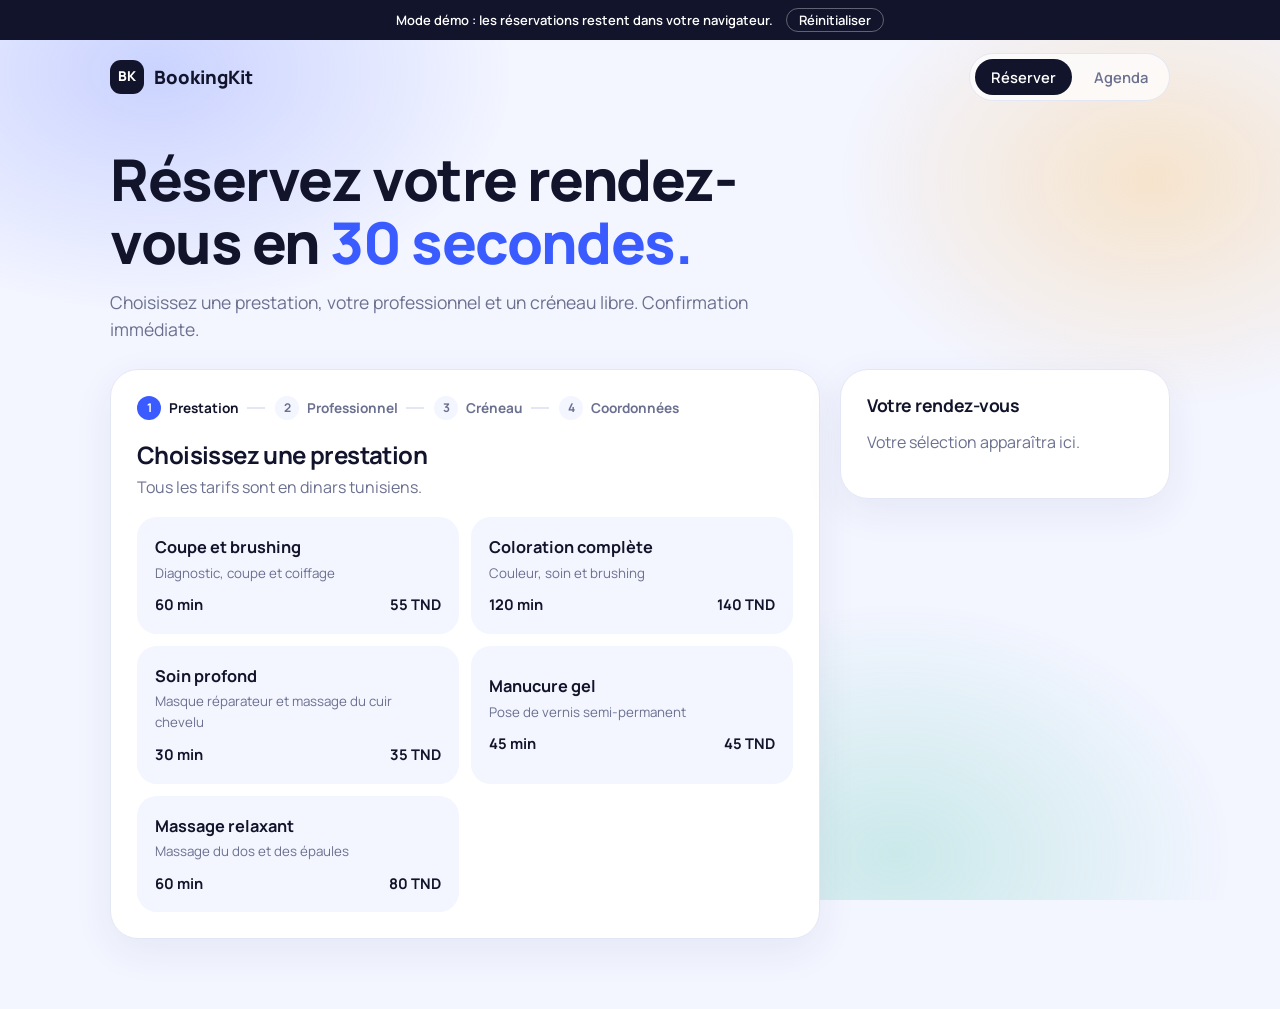
<file: demo/bookingkit/index.html>
<!doctype html>
<html lang="fr">
<head>
<meta charset="utf-8">
<meta name="viewport" content="width=device-width, initial-scale=1">
<title>BookingKit · Réservation en ligne</title>
<link rel="preconnect" href="https://fonts.googleapis.com">
<link rel="preconnect" href="https://fonts.gstatic.com" crossorigin>
<link href="https://fonts.googleapis.com/css2?family=Manrope:wght@400;500;600;700;800&display=swap" rel="stylesheet">
<link rel="stylesheet" href="./css/app.css">
<script src="./demo.js"></script>
</head>
<body>
<div class="mesh"></div>
<header class="nav"><div class="wrap">
  <a class="brand" href="./index.html"><i>BK</i> BookingKit</a>
  <nav class="pill-nav"><a class="on" href="./index.html">Réserver</a><a href="./admin.html">Agenda</a></nav>
</div></header>

<main class="wrap">
  <section class="hero">
    <h1>Réservez votre rendez-vous en <span>30 secondes.</span></h1>
    <p>Choisissez une prestation, votre professionnel et un créneau libre. Confirmation immédiate.</p>
  </section>

  <div class="layout">
    <section class="panel" id="panel" aria-live="polite"></section>
    <aside class="panel summary" id="summary"></aside>
  </div>
</main>
<script type="module" src="./js/book.js"></script>
</body>
</html>
</file>
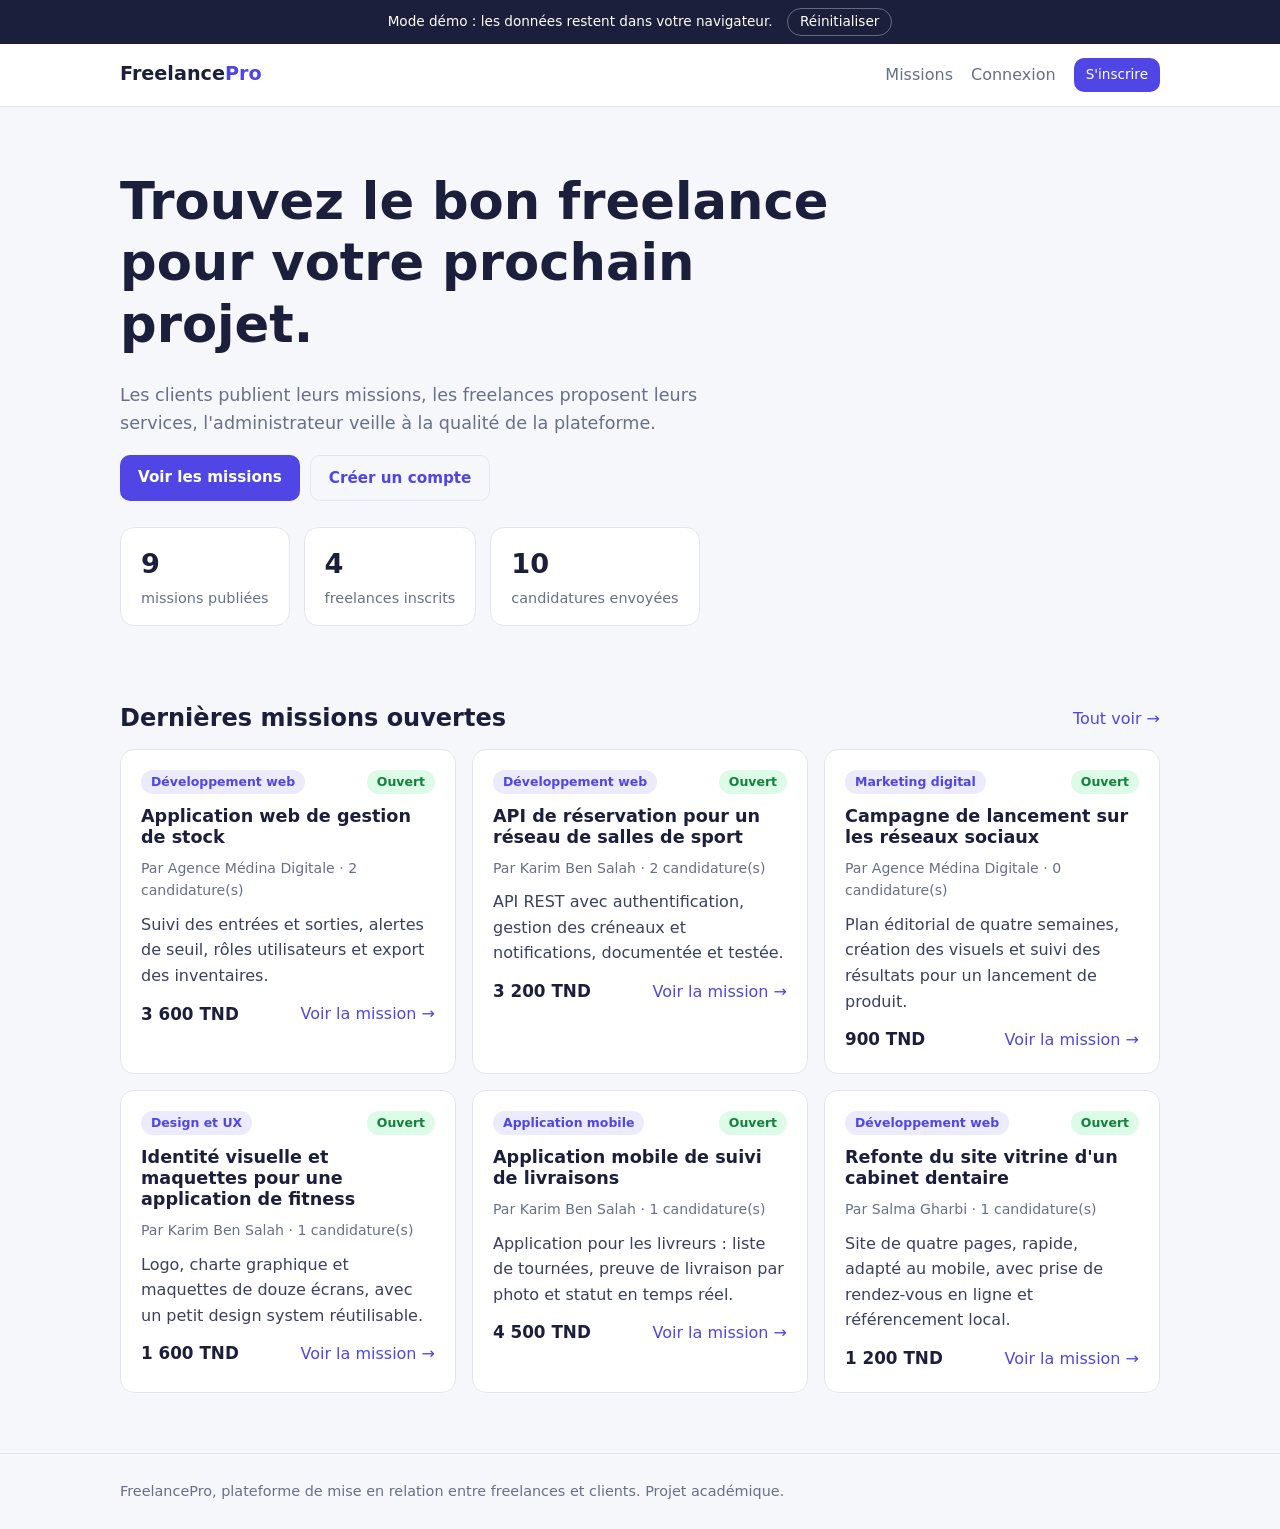
<file: demo/freelancepro/index.html>
<!doctype html>
<html lang="fr">
<head>
<meta charset="utf-8">
<meta name="viewport" content="width=device-width, initial-scale=1">
<title>FreelancePro · Démo</title>
<link rel="stylesheet" href="./app.css">
<style>
  .demo-bar{background:#1b1f3b;color:#fff;font-size:.85rem;text-align:center;padding:8px 12px}
  .demo-bar button{margin-left:10px;border:1px solid #fff5;background:transparent;color:#fff;border-radius:999px;padding:2px 12px;font:inherit;cursor:pointer}
</style>
</head>
<body>
<div id="app"></div>
<script type="module" src="./app.js"></script>
</body>
</html>
</file>
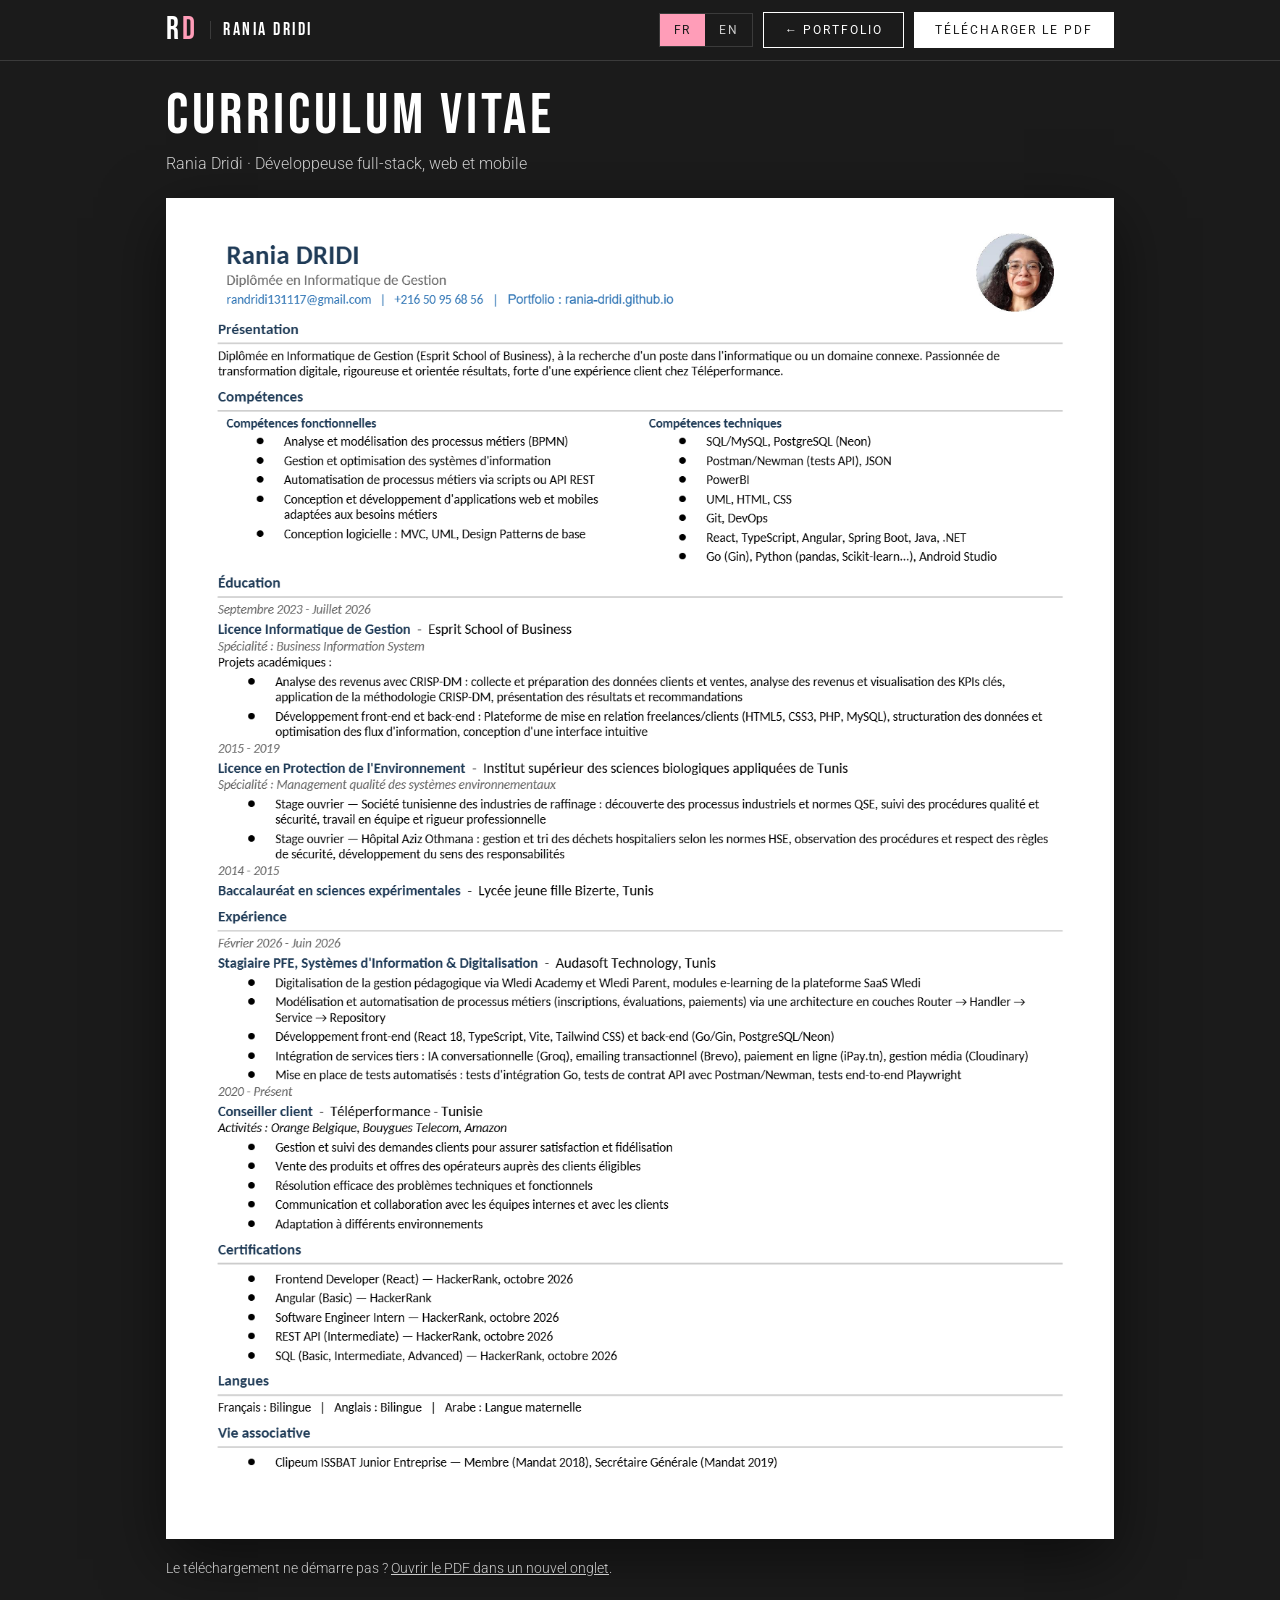
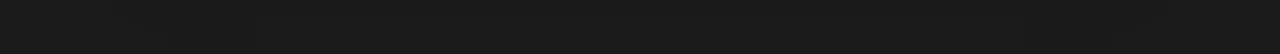
<file: cv.html>
<!doctype html>
<html lang="fr">
<head>
<meta charset="utf-8">
<meta name="viewport" content="width=device-width, initial-scale=1">
<title>CV · Rania Dridi</title>
<meta name="description" content="CV de Rania Dridi, développeuse full-stack. Resume of Rania Dridi, full-stack developer.">
<meta name="theme-color" content="#1b1b1b">
<link rel="icon" href="data:image/svg+xml,%3Csvg xmlns='http://www.w3.org/2000/svg' viewBox='0 0 64 64'%3E%3Crect width='64' height='64' fill='%231b1b1b'/%3E%3Ctext x='32' y='44' font-family='Impact,Arial Narrow,sans-serif' font-size='34' text-anchor='middle' fill='%23ff9db8'%3ERD%3C/text%3E%3C/svg%3E">
<link rel="preconnect" href="https://fonts.googleapis.com">
<link rel="preconnect" href="https://fonts.gstatic.com" crossorigin>
<link href="https://fonts.googleapis.com/css2?family=Bebas+Neue&family=Roboto:wght@300;400;500&display=swap" rel="stylesheet">
<style>
:root{--bg:#1b1b1b;--line:#3b3b3b;--soft:#cccccc;--accent:#ff9db8}
*{box-sizing:border-box}
body{margin:0;background:var(--bg);color:#fff;font:300 16px/1.6 Roboto,system-ui,-apple-system,"Segoe UI",sans-serif}
a{color:inherit}
header{position:sticky;top:0;z-index:5;background:var(--bg);border-bottom:1px solid var(--line)}
.bar{max-width:980px;margin:0 auto;padding:12px 16px;display:flex;align-items:center;justify-content:space-between;gap:12px;flex-wrap:wrap}
.logo{display:flex;align-items:center;text-decoration:none;font:400 2rem/1 "Bebas Neue",sans-serif;letter-spacing:.1em}
.logo b{color:var(--accent);font-weight:400}
.logo span{font-size:1.1rem;letter-spacing:.14em;margin-left:12px;padding-left:12px;border-left:1px solid var(--line)}
.actions{display:flex;gap:10px;flex-wrap:wrap;align-items:center}
.btn{display:inline-block;padding:10px 20px;border:1px solid #fff;color:#fff;background:transparent;text-decoration:none;text-transform:uppercase;letter-spacing:.16em;font:400 .76rem Roboto,sans-serif;cursor:pointer}
.btn:hover{background:#fff;color:var(--bg)}
.btn.fill{background:#fff;color:var(--bg)}
.btn.fill:hover{background:var(--accent);border-color:var(--accent)}
.seg{display:inline-flex;border:1px solid var(--line)}
.seg button{background:transparent;border:0;color:var(--soft);padding:9px 14px;font:400 .76rem Roboto,sans-serif;letter-spacing:.14em;cursor:pointer}
.seg button[aria-pressed=true]{background:var(--accent);color:#1b1b1b}
main{max-width:980px;margin:0 auto;padding:26px 16px 60px}
h1{font:400 clamp(2.2rem,6vw,3.6rem)/1 "Bebas Neue",sans-serif;letter-spacing:.07em;margin:0 0 6px}
.sub{color:var(--soft);margin:0 0 22px}
.page{display:block;width:100%;height:auto;background:#fff;box-shadow:0 20px 60px rgba(0,0,0,.5)}
.note{color:var(--soft);font-size:.88rem;margin-top:18px}
@media (prefers-reduced-motion:no-preference){a,.btn{transition:background-color .15s,color .15s}}
</style>
</head>
<body>
<header><div class="bar">
  <a class="logo" href="./" aria-label="Rania Dridi">R<b>D</b><span>Rania Dridi</span></a>
  <div class="actions">
    <div class="seg" role="group" aria-label="Langue du CV"><button type="button" id="bFr" aria-pressed="true">FR</button><button type="button" id="bEn" aria-pressed="false">EN</button></div>
    <a class="btn" href="./" id="back">← Portfolio</a>
    <a class="btn fill" id="dl" href="cv-rania-dridi.pdf" download="CV-Rania-Dridi.pdf">Télécharger le PDF</a>
  </div>
</div></header>
<main>
  <h1 id="h">Curriculum vitae</h1>
  <p class="sub" id="sub">Rania Dridi · Développeuse full-stack, web et mobile</p>
  <img class="page" id="img" src="assets/cv-1.png" alt="CV de Rania Dridi : présentation, compétences, formation, expérience, langues">
  <p class="note" id="note">Le téléchargement ne démarre pas ? <a id="open" href="cv-rania-dridi.pdf" target="_blank" rel="noopener">Ouvrir le PDF dans un nouvel onglet</a>.</p>
</main>
<script>
(function () {
  var T = {
    fr: { h: 'Curriculum vitae', sub: 'Rania Dridi · Développeuse full-stack, web et mobile', dl: 'Télécharger le PDF', file: 'CV-Rania-Dridi-FR.pdf', pdf: 'cv-rania-dridi.pdf', img: 'assets/cv-1.png',
          alt: 'CV de Rania Dridi : présentation, compétences, formation, expérience, langues', note: 'Le téléchargement ne démarre pas ? <a id="open" href="cv-rania-dridi.pdf" target="_blank" rel="noopener">Ouvrir le PDF dans un nouvel onglet</a>.', back: '← Portfolio', title: 'CV · Rania Dridi' },
    en: { h: 'Resume', sub: 'Rania Dridi · Full-stack developer, web and mobile', dl: 'Download PDF', file: 'CV-Rania-Dridi-EN.pdf', pdf: 'cv-rania-dridi-en.pdf', img: 'assets/cv-en-1.png',
          alt: 'Resume of Rania Dridi: profile, skills, education, experience, languages', note: 'Download not starting? <a id="open" href="cv-rania-dridi-en.pdf" target="_blank" rel="noopener">Open the PDF in a new tab</a>.', back: '← Portfolio', title: 'Resume · Rania Dridi' }
  };
  var q = (location.search.match(/[?&]lang=(fr|en)/) || [])[1];
  var saved = null; try { saved = localStorage.getItem('lang'); } catch (e) {}
  var lang = q || (saved === 'en' ? 'en' : 'fr');
  function apply(l) {
    var t = T[l]; lang = l;
    document.documentElement.lang = l;
    document.title = t.title;
    document.getElementById('h').textContent = t.h;
    document.getElementById('sub').textContent = t.sub;
    var img = document.getElementById('img'); img.src = t.img; img.alt = t.alt;
    var dl = document.getElementById('dl'); dl.href = t.pdf; dl.setAttribute('download', t.file); dl.textContent = t.dl;
    document.getElementById('note').innerHTML = t.note;
    document.getElementById('back').textContent = t.back;
    document.getElementById('bFr').setAttribute('aria-pressed', l === 'fr');
    document.getElementById('bEn').setAttribute('aria-pressed', l === 'en');
  }
  document.getElementById('bFr').onclick = function () { apply('fr'); };
  document.getElementById('bEn').onclick = function () { apply('en'); };
  apply(lang);
})();
</script>
</body>
</html>
</file>
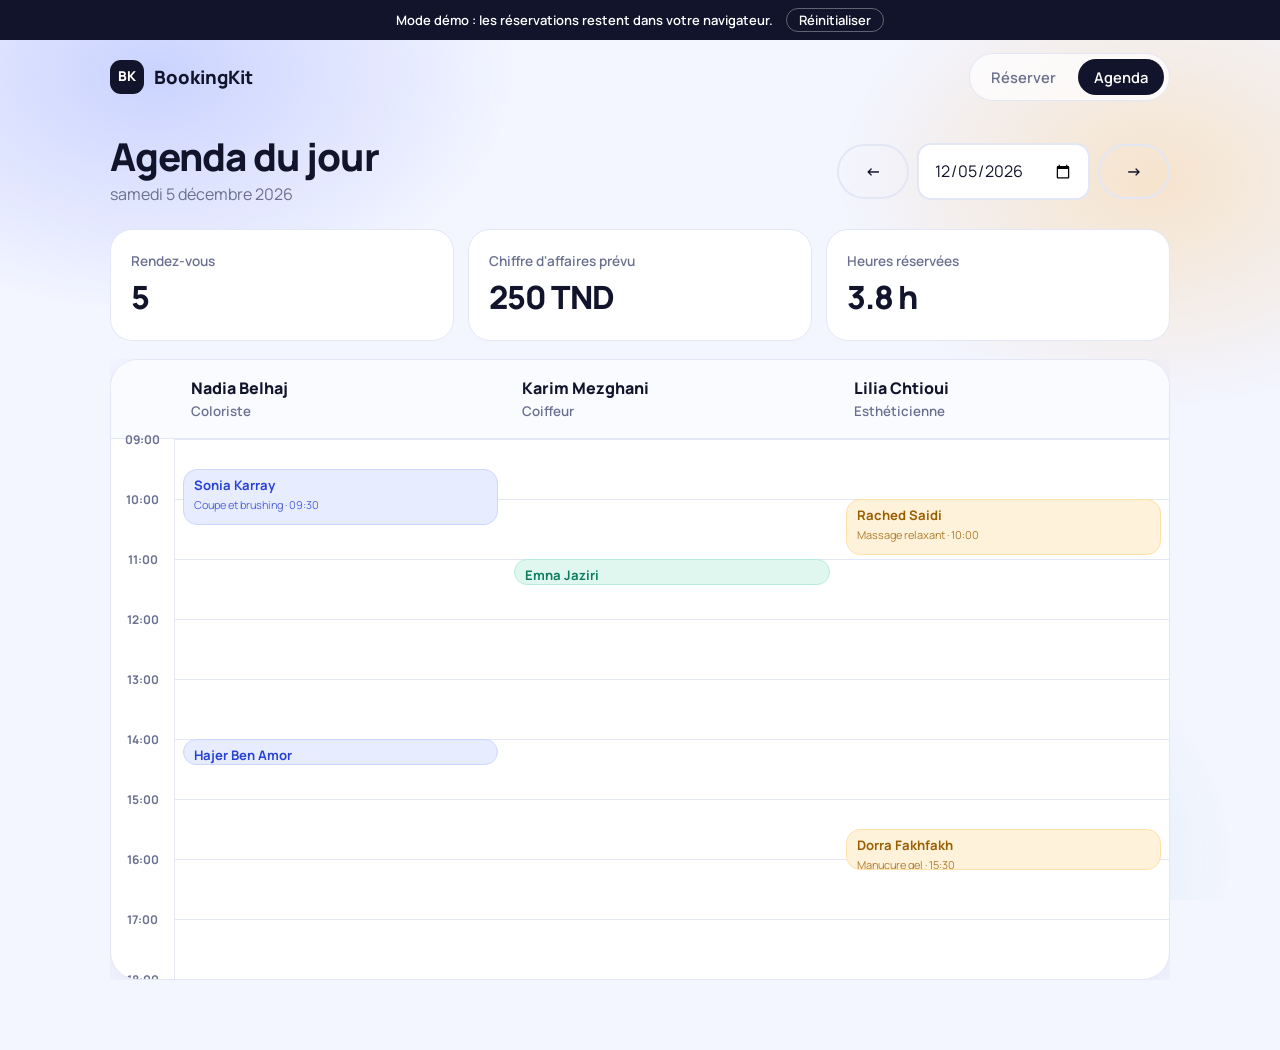
<file: demo/bookingkit/admin.html>
<!doctype html>
<html lang="fr">
<head>
<meta charset="utf-8">
<meta name="viewport" content="width=device-width, initial-scale=1">
<title>BookingKit · Agenda</title>
<link rel="preconnect" href="https://fonts.googleapis.com">
<link rel="preconnect" href="https://fonts.gstatic.com" crossorigin>
<link href="https://fonts.googleapis.com/css2?family=Manrope:wght@400;500;600;700;800&display=swap" rel="stylesheet">
<link rel="stylesheet" href="./css/app.css">
<script src="./demo.js"></script>
</head>
<body>
<div class="mesh"></div>
<header class="nav"><div class="wrap">
  <a class="brand" href="./index.html"><i>BK</i> BookingKit</a>
  <nav class="pill-nav"><a href="./index.html">Réserver</a><a class="on" href="./admin.html">Agenda</a></nav>
</div></header>

<main class="wrap" style="padding-bottom:70px">
  <div class="toolbar">
    <div><h1>Agenda du jour</h1><p class="sub" id="dateLabel" style="margin:4px 0 0"></p></div>
    <div class="dates">
      <button class="btn ghost" id="prev" aria-label="Jour précédent">←</button>
      <input type="date" id="date" aria-label="Date">
      <button class="btn ghost" id="next" aria-label="Jour suivant">→</button>
    </div>
  </div>
  <div class="kpis" id="kpis"></div>
  <div class="scroll"><div class="agenda" id="agenda"></div></div>
</main>
<script type="module" src="./js/admin.js"></script>
</body>
</html>
</file>
<file: demo/bookingkit/css/app.css>
:root{
  --bg:#f3f5ff; --card:#ffffff; --ink:#12142b; --muted:#6b7090; --line:#e3e6f5;
  --blue:#3a5bff; --blue-dark:#2742d6; --blue-soft:#e8ecff; --mint:#16b58a; --mint-soft:#dff7ee; --rose:#e5484d; --rose-soft:#ffe9ea; --sun:#ffb84a;
}
*{box-sizing:border-box}
body{margin:0;background:var(--bg);color:var(--ink);font:16px/1.55 "Manrope",system-ui,-apple-system,"Segoe UI",sans-serif;min-height:100vh;overflow-x:hidden}
.mesh{position:fixed;inset:0;z-index:0;pointer-events:none;background:
  radial-gradient(600px 400px at 12% 8%,rgba(58,91,255,.22),transparent 60%),
  radial-gradient(520px 380px at 90% 20%,rgba(255,184,74,.28),transparent 60%),
  radial-gradient(560px 420px at 70% 95%,rgba(22,181,138,.18),transparent 60%)}
a{color:inherit;text-decoration:none}
h1,h2,h3{margin:0;letter-spacing:-.025em;line-height:1.1}
.wrap{position:relative;z-index:1;max-width:1100px;margin:0 auto;padding:0 20px}

header.nav{position:relative;z-index:2}
header.nav .wrap{display:flex;align-items:center;justify-content:space-between;height:74px}
.brand{display:flex;align-items:center;gap:10px;font-weight:800;font-size:1.15rem}
.brand i{display:grid;place-items:center;width:34px;height:34px;border-radius:11px;background:var(--ink);color:#fff;font-style:normal;font-size:.85rem}
.pill-nav{display:flex;gap:6px;background:rgba(255,255,255,.7);border:1px solid var(--line);border-radius:999px;padding:5px;backdrop-filter:blur(10px)}
.pill-nav a{padding:7px 16px;border-radius:999px;font-weight:600;font-size:.92rem;color:var(--muted)}
.pill-nav a.on{background:var(--ink);color:#fff}

.hero{padding:34px 0 26px;max-width:640px}
.hero h1{font-size:clamp(2.2rem,5.5vw,3.6rem);font-weight:800}
.hero h1 span{color:var(--blue)}
.hero p{color:var(--muted);font-size:1.1rem;margin:14px 0 0}

.layout{display:grid;grid-template-columns:minmax(0,1fr) 330px;gap:20px;align-items:start;padding-bottom:70px}
.panel{background:var(--card);border:1px solid var(--line);border-radius:28px;padding:26px;box-shadow:0 12px 40px rgba(40,50,120,.07)}
.steps{display:flex;gap:8px;margin-bottom:22px;flex-wrap:wrap}
.step{display:flex;align-items:center;gap:8px;font-weight:700;font-size:.85rem;color:var(--muted)}
.step b{display:grid;place-items:center;width:24px;height:24px;border-radius:50%;background:var(--bg);font-size:.75rem}
.step.on{color:var(--ink)}
.step.on b{background:var(--blue);color:#fff}
.step.done b{background:var(--mint);color:#fff}
.step+.step::before{content:"";width:18px;height:2px;background:var(--line);margin-right:2px}
.panel h2{font-size:1.5rem;margin-bottom:6px}
.sub{color:var(--muted);margin:0 0 18px}

.choices{display:grid;grid-template-columns:repeat(auto-fill,minmax(220px,1fr));gap:12px}
.choice{text-align:left;background:var(--bg);border:2px solid transparent;border-radius:20px;padding:16px;font:inherit;color:inherit;cursor:pointer;transition:border-color .15s,background .15s,transform .15s}
.choice:hover{border-color:var(--blue);background:#fff;transform:translateY(-2px)}
.choice.sel{border-color:var(--blue);background:var(--blue-soft)}
.choice strong{display:block;font-size:1.02rem}
.choice small{color:var(--muted);display:block;margin:2px 0 10px}
.meta{display:flex;justify-content:space-between;font-weight:700;font-size:.92rem}
.avatar{display:grid;place-items:center;width:40px;height:40px;border-radius:14px;background:var(--ink);color:#fff;font-weight:800;margin-bottom:10px}

.days{display:flex;gap:8px;overflow-x:auto;padding-bottom:8px;margin-bottom:16px}
.day{flex:none;width:62px;text-align:center;background:var(--bg);border:2px solid transparent;border-radius:18px;padding:10px 0;font:inherit;color:inherit;cursor:pointer}
.day small{display:block;color:var(--muted);font-weight:600;text-transform:uppercase;font-size:.7rem}
.day b{font-size:1.25rem}
.day.sel{background:var(--ink);color:#fff}
.day.sel small{color:#b8bcd8}
.day:disabled{opacity:.35;cursor:not-allowed}
.slots{display:grid;grid-template-columns:repeat(auto-fill,minmax(86px,1fr));gap:8px}
.slot{background:var(--bg);border:2px solid transparent;border-radius:14px;padding:10px 0;font:inherit;font-weight:700;cursor:pointer;color:inherit}
.slot:hover{border-color:var(--blue)}
.slot.sel{background:var(--blue);color:#fff}
.empty{color:var(--muted);padding:14px;background:var(--bg);border-radius:14px}

label{display:block;font-weight:700;font-size:.88rem;margin:14px 0 6px}
input{width:100%;font:inherit;padding:13px 15px;border:2px solid var(--line);border-radius:14px;background:#fff;color:var(--ink)}
input:focus{outline:none;border-color:var(--blue)}
.btn{display:inline-block;border:0;background:var(--ink);color:#fff;font:inherit;font-weight:700;padding:13px 26px;border-radius:999px;cursor:pointer;transition:transform .15s,background .15s}
.btn:hover{background:var(--blue);transform:translateY(-1px)}
.btn:disabled{opacity:.4;cursor:not-allowed;transform:none;background:var(--ink)}
.btn.ghost{background:transparent;color:var(--ink);border:2px solid var(--line)}
.btn.ghost:hover{border-color:var(--ink);background:transparent}
.btn.danger{background:var(--rose-soft);color:var(--rose)}
.btn.danger:hover{background:var(--rose);color:#fff}
.actions{display:flex;gap:10px;margin-top:22px;flex-wrap:wrap}
.err{background:var(--rose-soft);color:var(--rose);padding:10px 14px;border-radius:12px;margin-top:14px;font-weight:600}

.summary{position:sticky;top:20px}
.summary h3{font-size:1.1rem;margin-bottom:14px}
.sum-row{display:flex;justify-content:space-between;gap:10px;padding:11px 0;border-top:1px solid var(--line);font-size:.93rem}
.sum-row span{color:var(--muted)}
.sum-row b{text-align:right}
.total{display:flex;justify-content:space-between;font-weight:800;font-size:1.15rem;border-top:2px solid var(--ink);padding-top:14px;margin-top:6px}
.ok{text-align:center;padding:20px 0}
.ok .tick{display:grid;place-items:center;width:70px;height:70px;border-radius:50%;background:var(--mint-soft);color:var(--mint);font-size:2rem;margin:0 auto 16px}

/* Agenda */
.toolbar{display:flex;align-items:center;justify-content:space-between;gap:14px;flex-wrap:wrap;margin:22px 0}
.toolbar h1{font-size:clamp(1.7rem,3.5vw,2.4rem);font-weight:800}
.dates{display:flex;align-items:center;gap:8px}
.dates input{width:auto}
.kpis{display:grid;grid-template-columns:repeat(3,1fr);gap:14px;margin-bottom:18px}
.kpi{background:var(--card);border:1px solid var(--line);border-radius:22px;padding:18px 20px}
.kpi span{color:var(--muted);font-weight:600;font-size:.85rem}
.kpi b{display:block;font-size:2rem;font-weight:800;letter-spacing:-.03em}
.agenda{display:grid;grid-template-columns:64px repeat(3,1fr);background:var(--card);border:1px solid var(--line);border-radius:28px;overflow:hidden;box-shadow:0 12px 40px rgba(40,50,120,.07)}
.agenda .head{padding:16px;font-weight:800;border-bottom:1px solid var(--line);background:#fafbff}
.agenda .head small{display:block;color:var(--muted);font-weight:600}
.timecol{position:relative;border-right:1px solid var(--line)}
.col{position:relative;border-right:1px solid var(--line);background-image:linear-gradient(var(--line) 1px,transparent 1px);background-size:100% 60px}
.col:last-child{border-right:0}
.hour{position:absolute;left:0;right:0;text-align:center;font-size:.75rem;color:var(--muted);font-weight:700;transform:translateY(-8px)}
.blk{position:absolute;left:8px;right:8px;border-radius:14px;padding:8px 10px;font-size:.82rem;overflow:hidden;display:flex;flex-direction:column;justify-content:space-between;border:1px solid transparent}
.blk strong{display:block;line-height:1.2}
.blk small{opacity:.8}
.blk.c0{background:var(--blue-soft);color:var(--blue-dark);border-color:#cdd6ff}
.blk.c1{background:var(--mint-soft);color:#0b7d5e;border-color:#b7ecd9}
.blk.c2{background:#fff2da;color:#9a5f00;border-color:#ffe0a6}
.blk.cancelled{background:#f1f2f8;color:var(--muted);text-decoration:line-through;border-color:var(--line)}
.blk button{align-self:flex-start;border:0;background:rgba(255,255,255,.7);border-radius:999px;padding:2px 10px;font:inherit;font-size:.72rem;font-weight:700;cursor:pointer;color:inherit}
.scroll{overflow-x:auto}

@media (max-width:900px){
  .layout{grid-template-columns:1fr}
  .summary{position:static}
  .kpis{grid-template-columns:1fr}
  .agenda{min-width:720px}
}
</file>
<file: demo/freelancepro/app.css>
:root{
  --bg:#f6f7fb; --card:#ffffff; --ink:#1b1f3b; --muted:#677089; --line:#e3e6f0;
  --brand:#4f46e5; --brand-dark:#4338ca; --brand-soft:#eceafd; --good:#15803d; --good-soft:#dcfce7; --warn:#b45309; --warn-soft:#fef3c7; --bad:#b91c1c; --bad-soft:#fee2e2;
}
*{box-sizing:border-box}
body{margin:0;background:var(--bg);color:var(--ink);font:16px/1.6 "Segoe UI",system-ui,-apple-system,Roboto,sans-serif}
a{color:var(--brand);text-decoration:none}
a:hover{text-decoration:underline}
h1,h2,h3{line-height:1.2;margin:0 0 .5em}
.container{max-width:1080px;margin:0 auto;padding:0 20px}

.nav{background:var(--card);border-bottom:1px solid var(--line);position:sticky;top:0;z-index:10}
.nav .container{display:flex;align-items:center;justify-content:space-between;height:62px;gap:16px}
.brand{font-weight:800;font-size:1.2rem;color:var(--ink)}
.brand span{color:var(--brand)}
.nav-links{display:flex;align-items:center;gap:18px}
.nav-links a{color:var(--muted);font-weight:500}
.nav-links a:hover{color:var(--brand);text-decoration:none}
.nav-user{display:flex;align-items:center;gap:10px;color:var(--muted);font-size:.92rem}

.btn{display:inline-block;border:0;background:var(--brand);color:#fff;padding:10px 18px;border-radius:10px;font-family:inherit;font-weight:600;font-size:.95rem;cursor:pointer}
.btn:hover{background:var(--brand-dark);text-decoration:none}
.nav-links a.btn,.nav-links a.btn:hover{color:#fff}
.btn.ghost,.nav-links a.btn.ghost{background:transparent;color:var(--brand);border:1px solid var(--line)}
.btn.ghost:hover{border-color:var(--brand);background:var(--brand-soft)}
.btn.danger{background:var(--bad)}
.btn.small{padding:6px 12px;font-size:.85rem}
.btn.good{background:var(--good)}

.flash{background:var(--good-soft);color:var(--good);border:1px solid #bbf7d0;padding:12px 16px;border-radius:10px;margin:18px 0}
.errors{background:var(--bad-soft);color:var(--bad);border:1px solid #fecaca;padding:12px 16px;border-radius:10px;margin:18px 0}

.hero{padding:64px 0 36px}
.hero h1{font-size:clamp(2rem,5vw,3.2rem);max-width:22ch}
.hero p{color:var(--muted);max-width:54ch;font-size:1.1rem}
.stats{display:flex;gap:14px;flex-wrap:wrap;margin:26px 0 8px}
.stat{background:var(--card);border:1px solid var(--line);border-radius:14px;padding:14px 20px;min-width:140px}
.stat b{display:block;font-size:1.7rem}
.stat span{color:var(--muted);font-size:.9rem}

.grid{display:grid;grid-template-columns:repeat(auto-fill,minmax(300px,1fr));gap:16px}
.card{background:var(--card);border:1px solid var(--line);border-radius:14px;padding:20px}
.card h3{font-size:1.1rem}
.card .meta{color:var(--muted);font-size:.88rem;margin:0 0 10px}
.card p{margin:0 0 12px;color:#394060}
.row{display:flex;align-items:center;justify-content:space-between;gap:10px}
.price{font-weight:700;font-size:1.05rem}
.section-title{display:flex;align-items:center;justify-content:space-between;margin:34px 0 16px}
.section-title h2{margin:0}

.badge{display:inline-block;border-radius:999px;padding:2px 10px;font-size:.78rem;font-weight:600;background:var(--brand-soft);color:var(--brand)}
.badge.open,.badge.accepted{background:var(--good-soft);color:var(--good)}
.badge.in_progress,.badge.pending{background:var(--warn-soft);color:var(--warn)}
.badge.completed{background:#e5e7eb;color:#374151}
.badge.rejected{background:var(--bad-soft);color:var(--bad)}

.filters{display:flex;gap:10px;flex-wrap:wrap;margin:6px 0 18px}
input,select,textarea{font:inherit;padding:10px 12px;border:1px solid var(--line);border-radius:10px;background:#fff;color:var(--ink);width:100%}
.filters input,.filters select{width:auto;flex:1;min-width:160px}
input:focus,select:focus,textarea:focus{outline:2px solid var(--brand);border-color:var(--brand)}
label{display:block;font-weight:600;margin:14px 0 6px;font-size:.92rem}
.form{max-width:520px;margin:42px auto}
.form .card{padding:28px}
.form .btn{margin-top:18px;width:100%}
.hint{color:var(--muted);font-size:.85rem;margin-top:4px}
.two{display:grid;grid-template-columns:1fr 1fr;gap:14px}

.layout{display:grid;grid-template-columns:2fr 1fr;gap:20px;margin-top:26px}
.table{width:100%;border-collapse:collapse;background:var(--card);border:1px solid var(--line);border-radius:14px;overflow:hidden}
.table th,.table td{padding:12px 14px;text-align:left;border-bottom:1px solid var(--line);font-size:.93rem}
.table th{background:#fafbff;color:var(--muted);font-weight:600;font-size:.8rem;text-transform:uppercase;letter-spacing:.04em}
.table tr:last-child td{border-bottom:0}
.proposal{border:1px solid var(--line);border-radius:12px;padding:14px;margin-bottom:12px;background:#fff}
.proposal .row{margin-bottom:6px}
.skills{display:flex;gap:6px;flex-wrap:wrap}
.pager{display:flex;gap:8px;margin:24px 0;flex-wrap:wrap}
.pager a,.pager span{padding:6px 12px;border:1px solid var(--line);border-radius:8px;background:#fff}
.pager .on{background:var(--brand);color:#fff;border-color:var(--brand)}
footer{margin-top:60px;padding:26px 0;border-top:1px solid var(--line);color:var(--muted);font-size:.9rem}
form.inline{display:inline}

@media (max-width:760px){
  .layout{grid-template-columns:1fr}
  .two{grid-template-columns:1fr}
  .nav-links a.opt{display:none}
}
</file>
